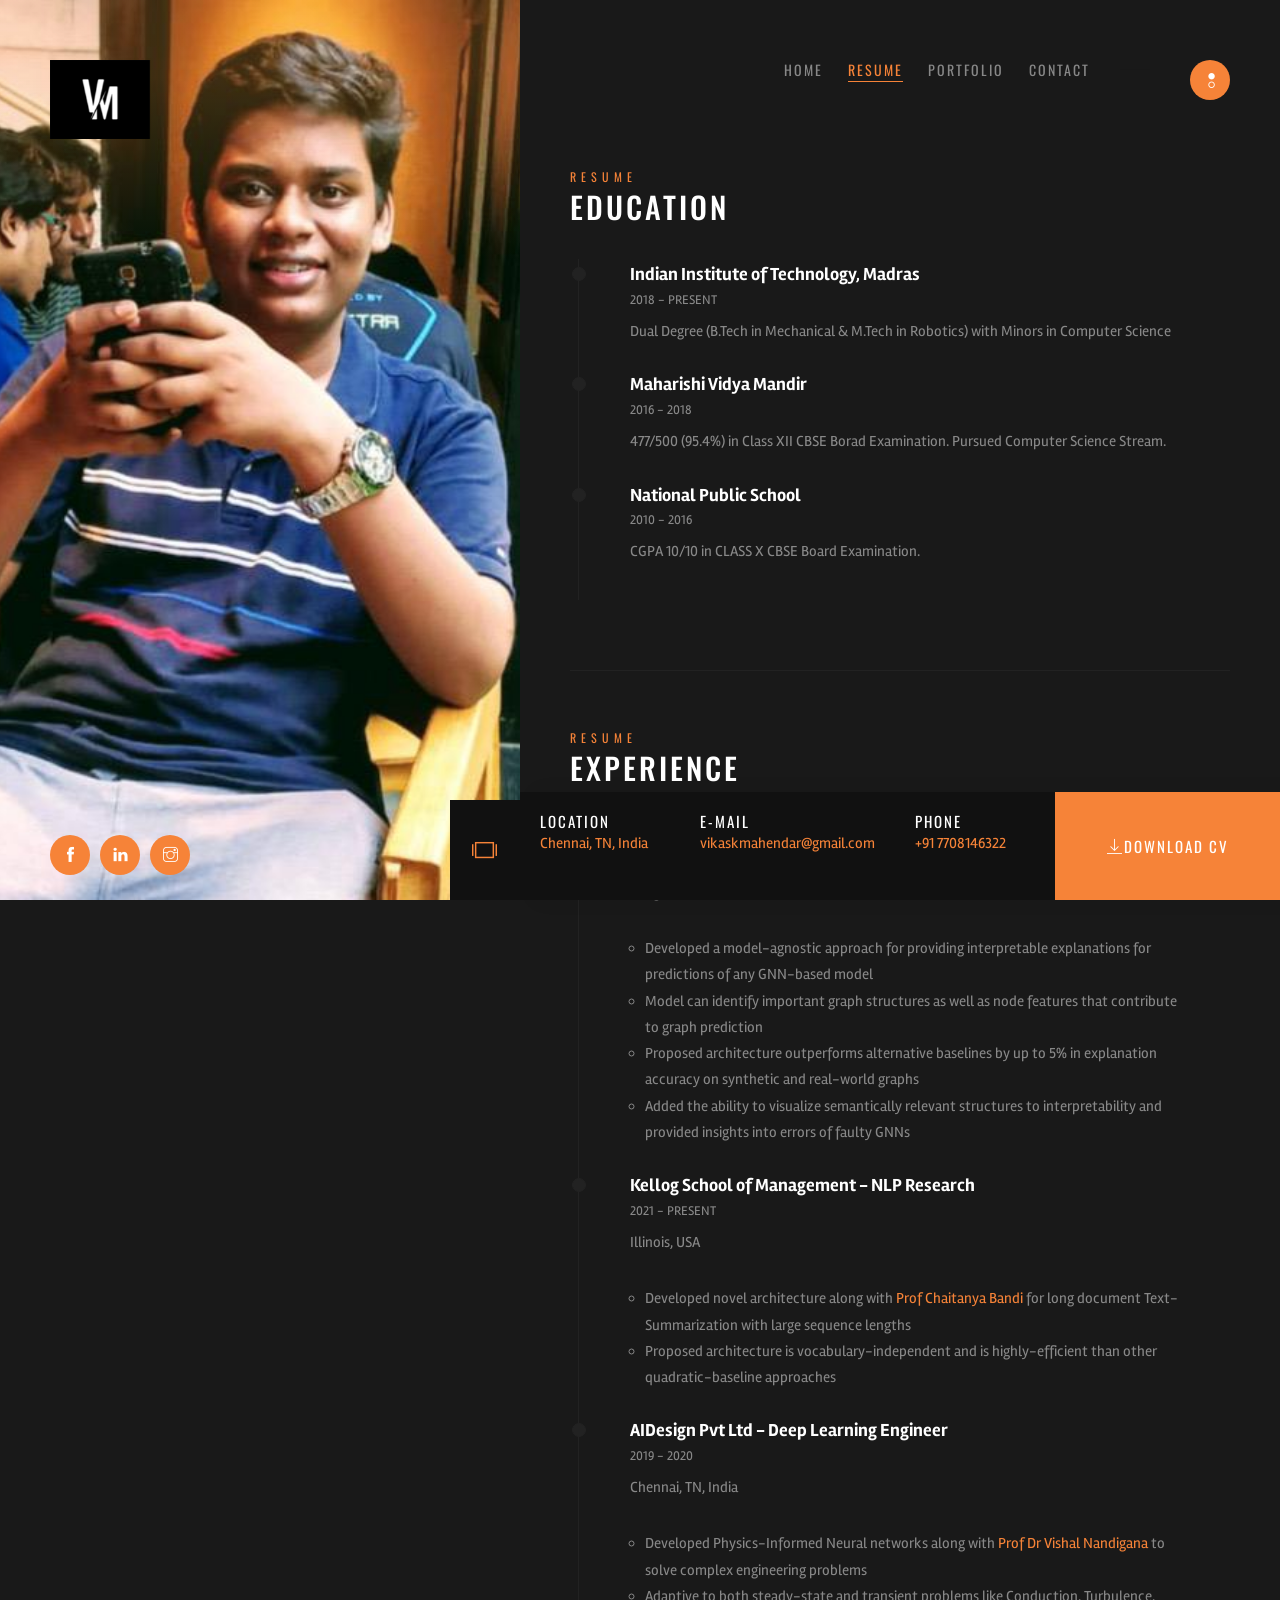
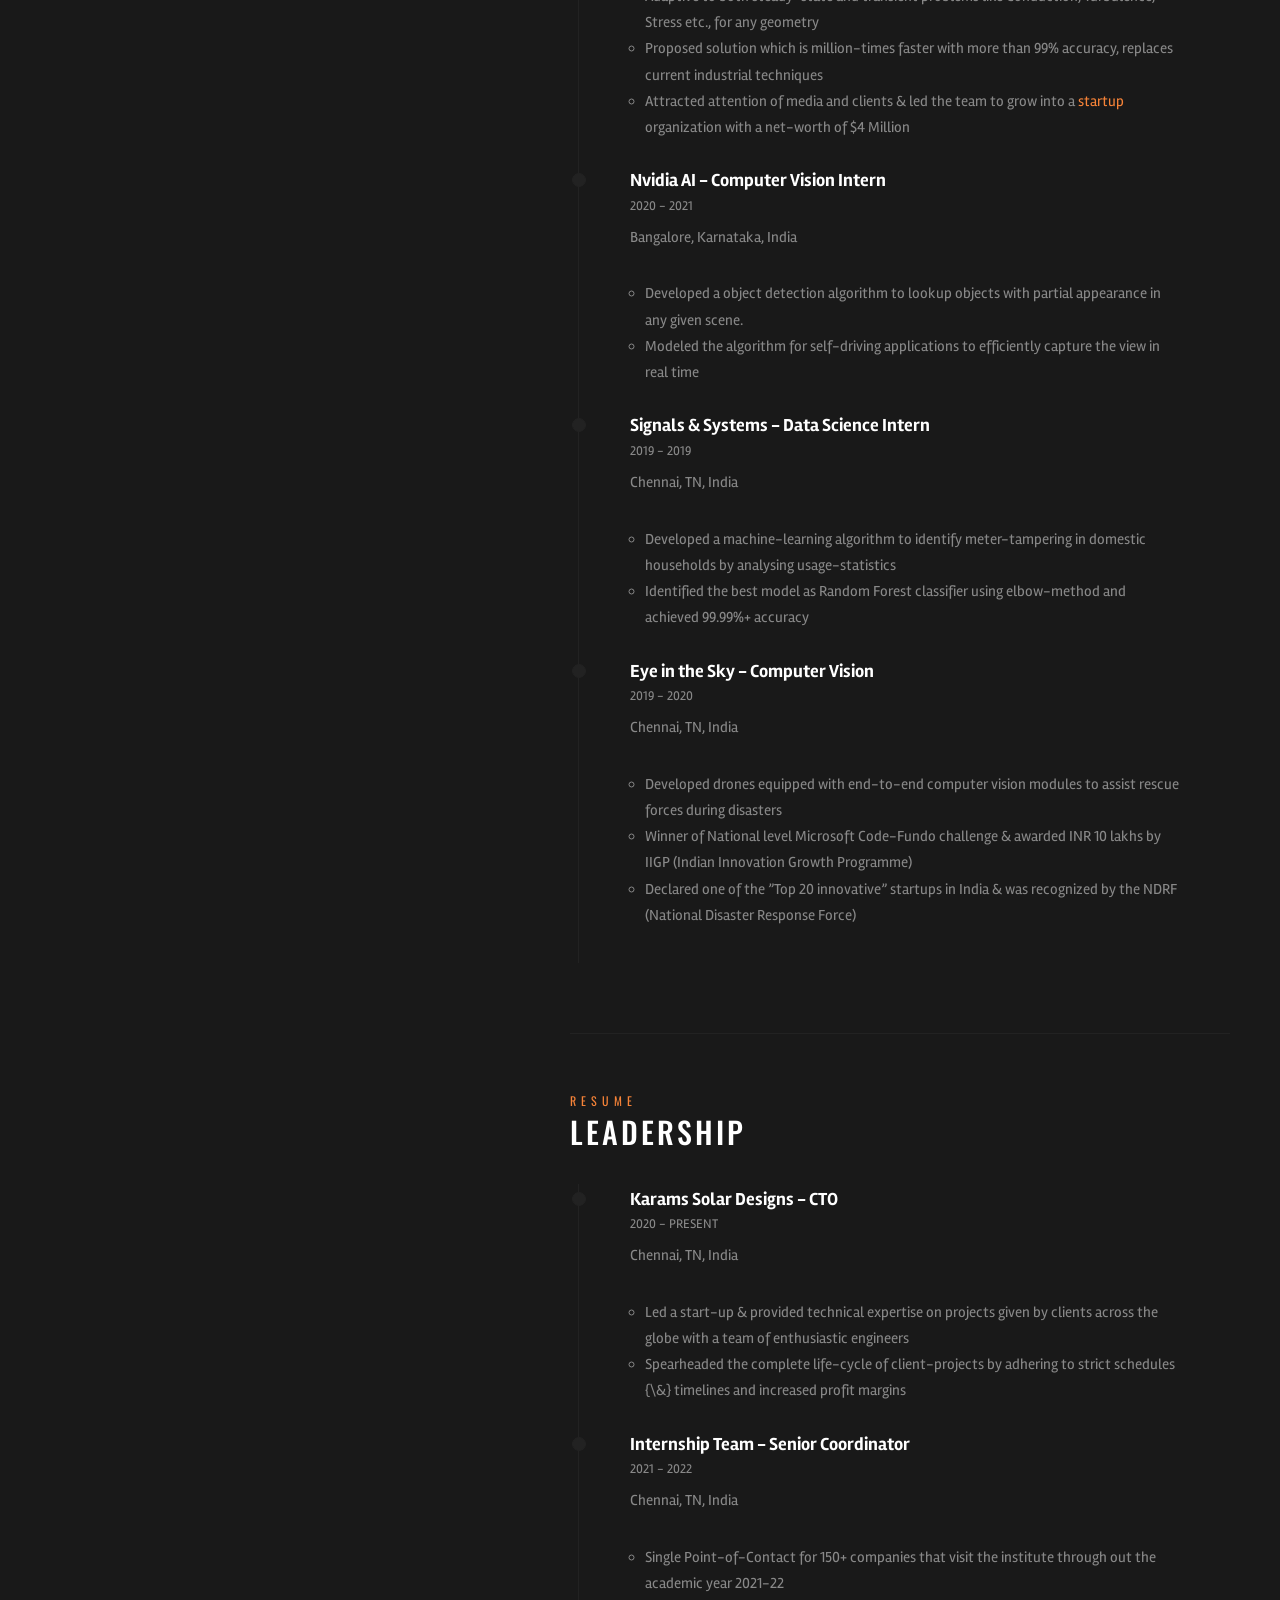
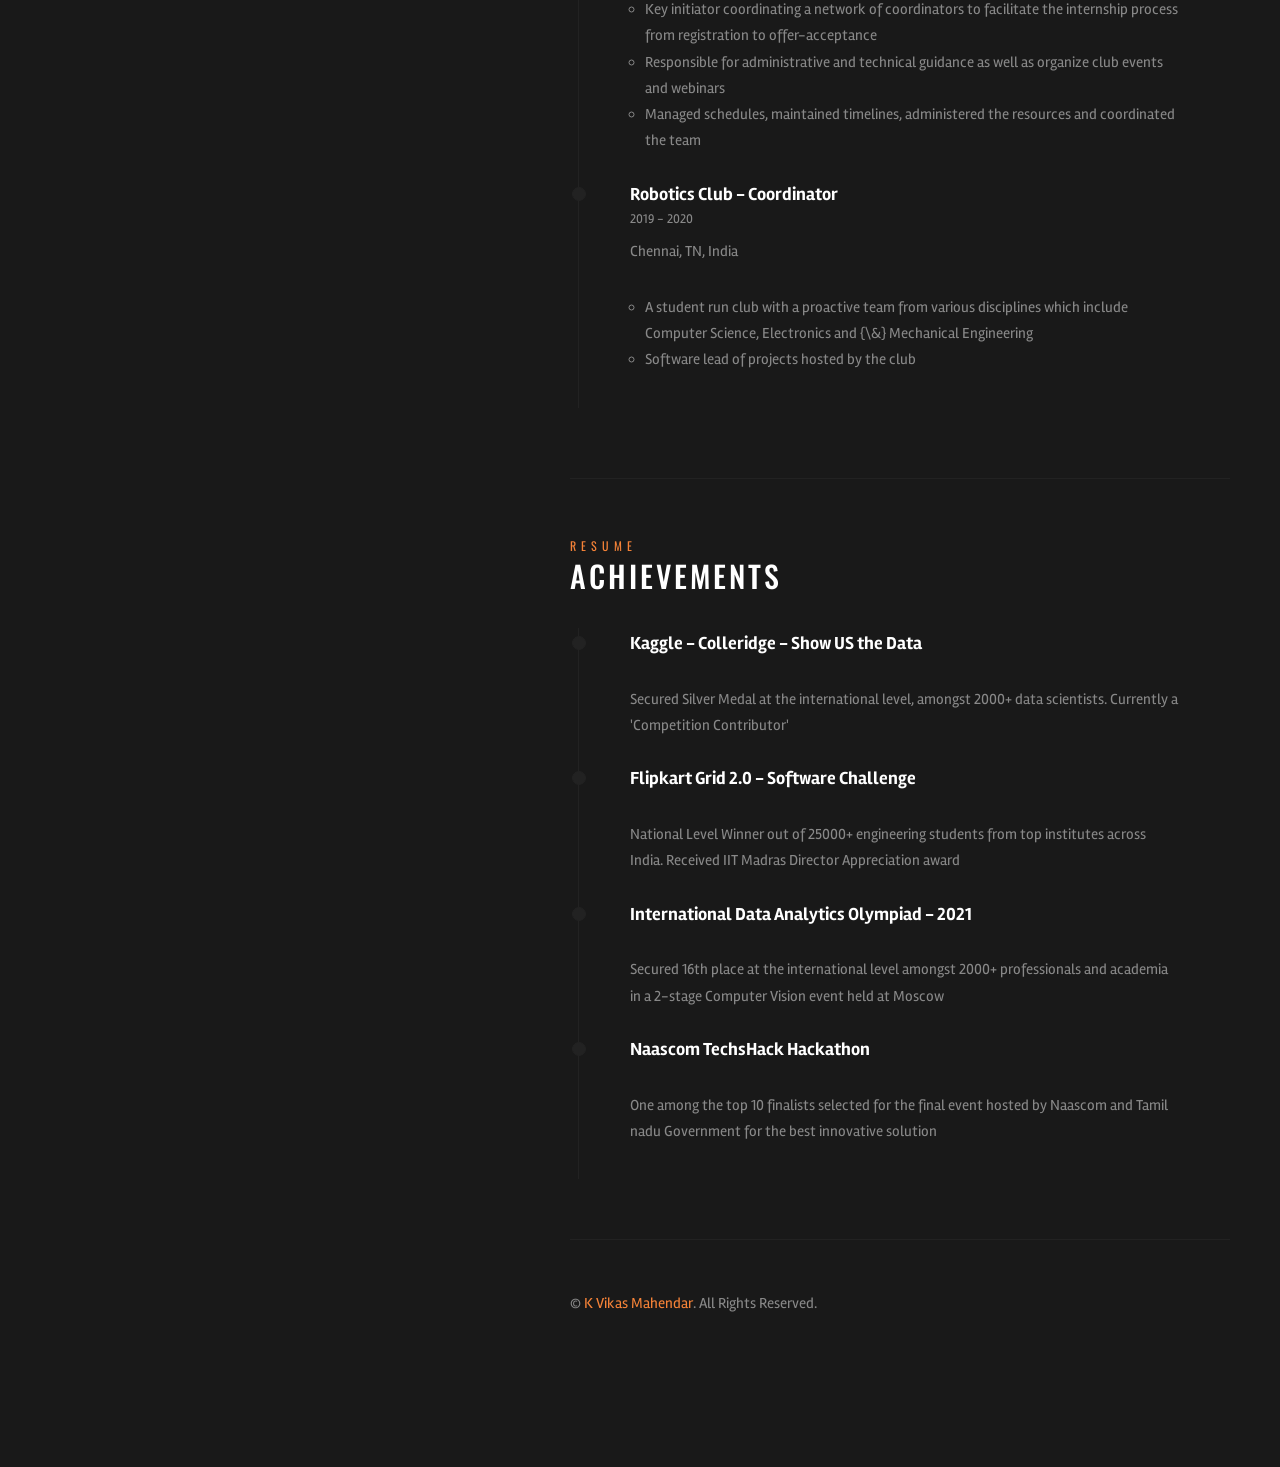
<file: resume.html>
<!doctype html>
<html lang="en" class="no-js">

<head>
    <title>Vikas - Resume</title>
    <meta charset="utf-8">
    <meta name="viewport" content="width=device-width, initial-scale=1, shrink-to-fit=no">
    <link rel="shortcut icon" href="images/favicon.png">
    <link rel="stylesheet" href="assets/css/bootstrap.min.css">
    <link rel="stylesheet" href="assets/css/themify-icons.css">
    <link rel="stylesheet" href="assets/css/owl.carousel.min.css">
    <link rel="stylesheet" href="assets/css/style.css">
    <link rel="stylesheet" href="assets/css/style-animations.css">
    <!-- Global site tag (gtag.js) - Google Analytics -->
    <script async src="https://www.googletagmanager.com/gtag/js?id=UA-144098545-1"></script>
    <script>
      window.dataLayer = window.dataLayer || [];
      function gtag(){dataLayer.push(arguments);}
      gtag('js', new Date());
      gtag('config', 'UA-144098545-1');
    </script>
</head>

<body class="cv has-additional-menu-content">
    <header id="identity">
        <!-- Logo -->
        <div class="logo">
            <a href="index.html" class="logo-link" rel="home"><img src="images/vm-logo.png" class="logo" alt=""></a>
        </div>
    </header>
    <!-- Menu -->
    <div id="site-menu">
        <nav class="nav-menu">
            <ul>
                <li class="menu-item"><a href="index.html">Home</a></li>
                <li class="menu-item current-menu-item"><a href="resume.html">Resume</a></li>
                <li class="menu-item"><a href="portfolio.html">Portfolio</a></li>
                <li class="menu-item"><a href="contact.html">Contact</a></li>
            </ul>
        </nav>
    </div>
    <div class="menu-overlay"></div>
    <div class="site-menu-toggle">
        <a href="single-accomodation.html#site-menu" class="ti"> <span class="screen-reader-text">Toggle navigation</span> </a>
    </div>
    <!-- Social Media -->
    <div id="social-profiles">
        <nav class="social-menu">
            <ul>
                <li class="menu-item"><a href="https://www.facebook.com/profile.php?id=100010038722351" target="_blank"><span class="ti"></span></a></li>
                <li class="menu-item"><a href="https://www.linkedin.com/in/k-vikas-mahendar/" target="_blank"><span class="ti"></span></a></li>
                <li class="menu-item"><a href="https://www.instagram.com/vikasmahendar/" target="_blank"><span class="ti"></span></a></li>
            </ul>
        </nav>
    </div>
    <!-- Media -->
    <div class="hero-media">
        <div class="owl-carousel" data-expand-duration="800">
            <div class="item owl-lazy" data-src="images/Vikas-profile.jpeg"></div>
        </div> <span class="overlay"></span>
    </div>
    <!-- Content -->
    <div class="content-wrap clearfix">
        <div class="mccan page">
            <h3 class="title-small">Resume</h3>
            <h2 class="title">Education</h2>
            <div class="content">
                <div class="grid-container">
                    <div class="grid-column">
                        <ul class="timeline">
                            <li>
                                <div class="timeline-content">
                                    <h4>Indian Institute of Technology, Madras</h4> <span class="timeline-date">2018 - Present</span>
                                    <p>Dual Degree (B.Tech in Mechanical & M.Tech in Robotics) with Minors in Computer Science</p>
                                </div>
                            </li>
                            <li>
                                <div class="timeline-content">
                                    <h4>Maharishi Vidya Mandir</h4> <span class="timeline-date">2016 - 2018</span>
                                    <p>477/500 (95.4%) in Class XII CBSE Borad Examination. Pursued Computer Science Stream.</p>
                                </div>
                            </li>
                            <li>
                                <div class="timeline-content">
                                    <h4>National Public School</h4> <span class="timeline-date">2010 - 2016</span>
                                    <p>CGPA 10/10 in CLASS X CBSE Board Examination.</p>
                                </div>
                            </li>
                        </ul>
                    </div>
                </div>
            </div>
        </div>
        <div class="divider1"></div>
        <div class="mccan page">
            <h3 class="title-small">Resume</h3>
            <h2 class="title">Experience</h2>
            <div class="content">
                <div class="grid-container">
                    <div class="grid-column">
                        <ul class="timeline">
                            <li>
                                <div class="timeline-content">
                                    <h4>IBM AI - Deep Learning Intern</h4> <span class="timeline-date">2021 - Present</span>
                                    <p> Bangalore, Karnataka, India
                                        <ul>
                                            <li>Developed a model-agnostic approach for providing interpretable explanations for predictions of any GNN-based model</li>
                                            <li>Model  can identify important graph structures as well as node features that contribute to graph prediction</li>
                                            <li>Proposed architecture outperforms alternative baselines by up to 5% in explanation accuracy on synthetic and real-world graphs</li>
                                            <li>Added the ability to visualize semantically relevant structures to interpretability and provided insights into errors of faulty GNNs</li>
                                          </ul>
                                    </p>
                                </div>
                            </li>
                            <li>
                                <div class="timeline-content">
                                    <h4>Kellog School of Management - NLP Research</h4> <span class="timeline-date">2021 - Present</span>
                                    <p> Illinois, USA
                                        <ul>
                                            <li>Developed novel architecture along with  <a href="https://www.kellogg.northwestern.edu/faculty/bandi/index.htm" target='_blank'>Prof Chaitanya Bandi</a> for long document Text-Summarization with large sequence lengths</li>
                                            <li>Proposed architecture is vocabulary-independent and is highly-efficient than other quadratic-baseline approaches</li>
                                        </ul>
                                    </p>
                                    
                                </div>
                            </li>
                            <li>
                                <div class="timeline-content">
                                    <h4>AIDesign Pvt Ltd - Deep Learning Engineer</h4> <span class="timeline-date">2019 - 2020</span>
                                    <p> Chennai, TN, India
                                        <ul>
                                            <li>Developed Physics-Informed Neural networks along with <a href="https://mech.iitm.ac.in/meiitm/personnal/dr-vishal-v-r-nandigana/" target='_blank'>Prof Dr Vishal Nandigana</a> to solve complex engineering problems  </li>
                                            <li>Adaptive to both steady-state and transient problems like Conduction, Turbulence, Stress etc., for any geometry</li>
                                            <li>Proposed solution which is million-times faster with more than 99% accuracy, replaces current industrial techniques</li>
                                            <li>Attracted attention of media and clients & led the team to grow into a <a href="https://aidesign.today/" target='_blank'>startup</a> organization with a net-worth of $4 Million</li>
                                        </ul>
                                    </p>
                                </div>
                            </li>
                            <li>
                                <div class="timeline-content">
                                    <h4>Nvidia AI - Computer Vision Intern</h4> <span class="timeline-date">2020 - 2021</span>
                                    <p> Bangalore, Karnataka, India
                                        <ul>
                                            <li>Developed a object detection algorithm to lookup objects with partial appearance in any given scene. </li>
                                            <li>Modeled the algorithm for self-driving applications to efficiently capture the view in real time</li>
                                        </ul>
                                    </p>
                                </div>
                            </li>
                            <li>
                                <div class="timeline-content">
                                    <h4>Signals & Systems - Data Science Intern</h4> <span class="timeline-date">2019 - 2019</span>
                                    <p> Chennai, TN, India
                                        <ul>
                                            <li>Developed a machine-learning algorithm to identify meter-tampering in domestic households by analysing usage-statistics</li>
                                            <li>Identified the best model as Random Forest classifier using elbow-method and achieved 99.99%+ accuracy</li>
                                        </ul>
                                    </p>
                                </div>
                            </li>
                            <li>
                                <div class="timeline-content">
                                    <h4>Eye in the Sky - Computer Vision</h4> <span class="timeline-date">2019 - 2020</span>
                                    <p> Chennai, TN, India
                                        <ul>
                                            <li>Developed drones equipped with end-to-end computer vision modules to assist rescue forces during disasters</li>
                                            <li>Winner of National level Microsoft Code-Fundo challenge & awarded INR 10 lakhs by IIGP (Indian Innovation Growth Programme)</li>
                                            <li>Declared one of the ”Top 20 innovative” startups in India & was recognized by the NDRF (National Disaster Response Force)</li>
                                        </ul>
                                    </p>
                                </div>
                            </li>
                        </ul>
                    </div>
                </div>
            </div>
        </div>
        <div class="divider1"></div>
        <div class="mccan page">
            <h3 class="title-small">Resume</h3>
            <h2 class="title">Leadership</h2>
            <div class="content">
                <div class="grid-container">
                    <div class="grid-column">
                        <ul class="timeline">
                            <li>
                                <div class="timeline-content">
                                    <h4>Karams Solar Designs - CTO</h4> <span class="timeline-date">2020 - Present</span>
                                    <p> Chennai, TN, India
                                        <ul>
                                            <li>Led a start-up & provided technical expertise on projects given by clients across the globe with a team of enthusiastic engineers</li>
                                            <li>Spearheaded the complete life-cycle of client-projects by adhering to strict schedules {\&} timelines and increased profit margins</li>
                                        </ul>
                                    </p>
                                </div>
                            </li>
                            <li>
                                <div class="timeline-content">
                                    <h4>Internship Team - Senior Coordinator</h4> <span class="timeline-date">2021 - 2022</span>
                                    <p> Chennai, TN, India
                                        <ul>
                                            <li>Single Point-of-Contact for 150+ companies that visit the institute through out the academic year 2021-22</li>
                                            <li>Key initiator coordinating a network of coordinators to facilitate the internship process from registration to offer-acceptance</li>
                                            <li>Responsible for administrative and technical guidance as well as organize club events and webinars</li>
                                            <li>Managed schedules, maintained timelines, administered the resources and coordinated the team</li>
                                        </ul>
                                    </p>
                                </div>
                            </li>
                            <li>
                                <div class="timeline-content">
                                    <h4>Robotics Club - Coordinator</h4> <span class="timeline-date">2019 - 2020</span>
                                    <p> Chennai, TN, India
                                        <ul>
                                            <li>A student run club with a proactive team from various disciplines which include Computer Science, Electronics and {\&} Mechanical Engineering</li>
                                            <li>Software lead of projects hosted by the club</li>
                                        </ul>
                                    </p>
                                </div>
                            </li>
                        </ul>
                    </div>
                </div>
            </div>
        </div>
        <div class="divider1"></div>
        <div class="mccan page">
            <h3 class="title-small">Resume</h3>
            <h2 class="title">Achievements</h2>
            <div class="content">
                <div class="grid-container">
                    <div class="grid-column">
                        <ul class="timeline">
                            <li>
                                <div class="timeline-content">
                                    <h4>Kaggle - Colleridge - Show US the Data</h4> <span class="timeline-date"></span>
                                    <p>Secured Silver Medal at the international level, amongst 2000+ data scientists. Currently a 'Competition Contributor'</p>
                                </div>
                            </li>
                            <li>
                                <div class="timeline-content">
                                    <h4>Flipkart Grid 2.0 - Software Challenge</h4> <span class="timeline-date"></span>
                                    <p>National Level Winner out of 25000+ engineering students from top institutes across India. Received IIT Madras Director Appreciation award</p>
                                </div>
                            </li>
                            <li>
                                <div class="timeline-content">
                                    <h4>International Data Analytics Olympiad - 2021</h4> <span class="timeline-date"></span>
                                    <p>Secured 16th place at the international level amongst 2000+ professionals and academia in a 2-stage Computer Vision event held at Moscow</p>
                                </div>
                            </li>
                            <li>
                                <div class="timeline-content">
                                    <h4>Naascom TechsHack Hackathon</h4> <span class="timeline-date"></span>
                                    <p>One among the top 10 finalists selected for the final event hosted by Naascom and Tamil nadu Government for the best innovative solution</p>
                                </div>
                            </li>
                        </ul>
                    </div>
                </div>
            </div>
        </div>
        <!-- Copyright -->
        <div class="copyright">
            <p>&copy; <a href="index.html">K Vikas Mahendar</a>. All Rights Reserved.</p>
        </div>
    </div>
    <!-- Hidden Menu -->
    <div class="additional-menu-content">
        <h3 class="title-small">Leader / Deep Learning / Developer</h3>
        <h2 class="title">K Vikas Mahendar</h2> <img src="images/Vikas-profile.jpeg" alt="">
        <p>Hi, My name is Vikas. This is my personal portfolio wherein all my experience & accomplishments can be viewed. </p>
        <div class="divider2"></div>
    </div>
    <!-- My Info -->
    <div class="my-info">
        <div class="box">
            <div class="field field-my-info field-separator">
                <h6>Location</h6>
                <p>Chennai, TN, India</p>
            </div>
            <div class="field field-my-info field-separator">
                <h6>E-Mail</h6>
                <p>vikaskmahendar@gmail.com</p>
            </div>
            <div class="field field-my-info field-separator">
                <h6>Phone</h6>
                <p>+91 7708146322</p>
            </div>
            <div class="clear"></div>
            <a href="K_Vikas_Mahendar.pdf" style="width:100%" target="_blank"><button class="button-color"><span class="ti-download"></span>DOWNLOAD CV</button></a>
        </div>
    </div>
    <!-- Js -->
    <script src="assets/js/jquery-3.3.1.min.js"></script>
    <script src="assets/js/modernizr-custom.js"></script>
    <script src="assets/js/owl-carousel.min.js"></script>
    <script src="assets/js/functions.js"></script>
</body>
</html>
</file>
<file: assets/css/themify-icons.css>
@font-face {
	font-family: 'themify';
	src:url('../fonts/themify.eot');
	src:url('../fonts/themify.eot?#iefix') format('embedded-opentype'),
		url('../fonts/themify.woff') format('woff'),
		url('../fonts/themify.ttf') format('truetype'),
		url('../fonts/themify.svg') format('svg');
	font-weight: normal;
	font-style: normal;
}

[class^="ti-"], [class*=" ti-"] {
	font-family: 'themify';
	speak: none;
	font-style: normal;
	font-weight: normal;
	font-variant: normal;
	text-transform: none;
	line-height: 1;

	/* Better Font Rendering =========== */
	-webkit-font-smoothing: antialiased;
	-moz-osx-font-smoothing: grayscale;
}

.ti-wand:before {
	content: "\e600";
}
.ti-volume:before {
	content: "\e601";
}
.ti-user:before {
	content: "\e602";
}
.ti-unlock:before {
	content: "\e603";
}
.ti-unlink:before {
	content: "\e604";
}
.ti-trash:before {
	content: "\e605";
}
.ti-thought:before {
	content: "\e606";
}
.ti-target:before {
	content: "\e607";
}
.ti-tag:before {
	content: "\e608";
}
.ti-tablet:before {
	content: "\e609";
}
.ti-star:before {
	content: "\e60a";
}
.ti-spray:before {
	content: "\e60b";
}
.ti-signal:before {
	content: "\e60c";
}
.ti-shopping-cart:before {
	content: "\e60d";
}
.ti-shopping-cart-full:before {
	content: "\e60e";
}
.ti-settings:before {
	content: "\e60f";
}
.ti-search:before {
	content: "\e610";
}
.ti-zoom-in:before {
	content: "\e611";
}
.ti-zoom-out:before {
	content: "\e612";
}
.ti-cut:before {
	content: "\e613";
}
.ti-ruler:before {
	content: "\e614";
}
.ti-ruler-pencil:before {
	content: "\e615";
}
.ti-ruler-alt:before {
	content: "\e616";
}
.ti-bookmark:before {
	content: "\e617";
}
.ti-bookmark-alt:before {
	content: "\e618";
}
.ti-reload:before {
	content: "\e619";
}
.ti-plus:before {
	content: "\e61a";
}
.ti-pin:before {
	content: "\e61b";
}
.ti-pencil:before {
	content: "\e61c";
}
.ti-pencil-alt:before {
	content: "\e61d";
}
.ti-paint-roller:before {
	content: "\e61e";
}
.ti-paint-bucket:before {
	content: "\e61f";
}
.ti-na:before {
	content: "\e620";
}
.ti-mobile:before {
	content: "\e621";
}
.ti-minus:before {
	content: "\e622";
}
.ti-medall:before {
	content: "\e623";
}
.ti-medall-alt:before {
	content: "\e624";
}
.ti-marker:before {
	content: "\e625";
}
.ti-marker-alt:before {
	content: "\e626";
}
.ti-arrow-up:before {
	content: "\e627";
}
.ti-arrow-right:before {
	content: "\e628";
}
.ti-arrow-left:before {
	content: "\e629";
}
.ti-arrow-down:before {
	content: "\e62a";
}
.ti-lock:before {
	content: "\e62b";
}
.ti-location-arrow:before {
	content: "\e62c";
}
.ti-link:before {
	content: "\e62d";
}
.ti-layout:before {
	content: "\e62e";
}
.ti-layers:before {
	content: "\e62f";
}
.ti-layers-alt:before {
	content: "\e630";
}
.ti-key:before {
	content: "\e631";
}
.ti-import:before {
	content: "\e632";
}
.ti-image:before {
	content: "\e633";
}
.ti-heart:before {
	content: "\e634";
}
.ti-heart-broken:before {
	content: "\e635";
}
.ti-hand-stop:before {
	content: "\e636";
}
.ti-hand-open:before {
	content: "\e637";
}
.ti-hand-drag:before {
	content: "\e638";
}
.ti-folder:before {
	content: "\e639";
}
.ti-flag:before {
	content: "\e63a";
}
.ti-flag-alt:before {
	content: "\e63b";
}
.ti-flag-alt-2:before {
	content: "\e63c";
}
.ti-eye:before {
	content: "\e63d";
}
.ti-export:before {
	content: "\e63e";
}
.ti-exchange-vertical:before {
	content: "\e63f";
}
.ti-desktop:before {
	content: "\e640";
}
.ti-cup:before {
	content: "\e641";
}
.ti-crown:before {
	content: "\e642";
}
.ti-comments:before {
	content: "\e643";
}
.ti-comment:before {
	content: "\e644";
}
.ti-comment-alt:before {
	content: "\e645";
}
.ti-close:before {
	content: "\e646";
}
.ti-clip:before {
	content: "\e647";
}
.ti-angle-up:before {
	content: "\e648";
}
.ti-angle-right:before {
	content: "\e649";
}
.ti-angle-left:before {
	content: "\e64a";
}
.ti-angle-down:before {
	content: "\e64b";
}
.ti-check:before {
	content: "\e64c";
}
.ti-check-box:before {
	content: "\e64d";
}
.ti-camera:before {
	content: "\e64e";
}
.ti-announcement:before {
	content: "\e64f";
}
.ti-brush:before {
	content: "\e650";
}
.ti-briefcase:before {
	content: "\e651";
}
.ti-bolt:before {
	content: "\e652";
}
.ti-bolt-alt:before {
	content: "\e653";
}
.ti-blackboard:before {
	content: "\e654";
}
.ti-bag:before {
	content: "\e655";
}
.ti-move:before {
	content: "\e656";
}
.ti-arrows-vertical:before {
	content: "\e657";
}
.ti-arrows-horizontal:before {
	content: "\e658";
}
.ti-fullscreen:before {
	content: "\e659";
}
.ti-arrow-top-right:before {
	content: "\e65a";
}
.ti-arrow-top-left:before {
	content: "\e65b";
}
.ti-arrow-circle-up:before {
	content: "\e65c";
}
.ti-arrow-circle-right:before {
	content: "\e65d";
}
.ti-arrow-circle-left:before {
	content: "\e65e";
}
.ti-arrow-circle-down:before {
	content: "\e65f";
}
.ti-angle-double-up:before {
	content: "\e660";
}
.ti-angle-double-right:before {
	content: "\e661";
}
.ti-angle-double-left:before {
	content: "\e662";
}
.ti-angle-double-down:before {
	content: "\e663";
}
.ti-zip:before {
	content: "\e664";
}
.ti-world:before {
	content: "\e665";
}
.ti-wheelchair:before {
	content: "\e666";
}
.ti-view-list:before {
	content: "\e667";
}
.ti-view-list-alt:before {
	content: "\e668";
}
.ti-view-grid:before {
	content: "\e669";
}
.ti-uppercase:before {
	content: "\e66a";
}
.ti-upload:before {
	content: "\e66b";
}
.ti-underline:before {
	content: "\e66c";
}
.ti-truck:before {
	content: "\e66d";
}
.ti-timer:before {
	content: "\e66e";
}
.ti-ticket:before {
	content: "\e66f";
}
.ti-thumb-up:before {
	content: "\e670";
}
.ti-thumb-down:before {
	content: "\e671";
}
.ti-text:before {
	content: "\e672";
}
.ti-stats-up:before {
	content: "\e673";
}
.ti-stats-down:before {
	content: "\e674";
}
.ti-split-v:before {
	content: "\e675";
}
.ti-split-h:before {
	content: "\e676";
}
.ti-smallcap:before {
	content: "\e677";
}
.ti-shine:before {
	content: "\e678";
}
.ti-shift-right:before {
	content: "\e679";
}
.ti-shift-left:before {
	content: "\e67a";
}
.ti-shield:before {
	content: "\e67b";
}
.ti-notepad:before {
	content: "\e67c";
}
.ti-server:before {
	content: "\e67d";
}
.ti-quote-right:before {
	content: "\e67e";
}
.ti-quote-left:before {
	content: "\e67f";
}
.ti-pulse:before {
	content: "\e680";
}
.ti-printer:before {
	content: "\e681";
}
.ti-power-off:before {
	content: "\e682";
}
.ti-plug:before {
	content: "\e683";
}
.ti-pie-chart:before {
	content: "\e684";
}
.ti-paragraph:before {
	content: "\e685";
}
.ti-panel:before {
	content: "\e686";
}
.ti-package:before {
	content: "\e687";
}
.ti-music:before {
	content: "\e688";
}
.ti-music-alt:before {
	content: "\e689";
}
.ti-mouse:before {
	content: "\e68a";
}
.ti-mouse-alt:before {
	content: "\e68b";
}
.ti-money:before {
	content: "\e68c";
}
.ti-microphone:before {
	content: "\e68d";
}
.ti-menu:before {
	content: "\e68e";
}
.ti-menu-alt:before {
	content: "\e68f";
}
.ti-map:before {
	content: "\e690";
}
.ti-map-alt:before {
	content: "\e691";
}
.ti-loop:before {
	content: "\e692";
}
.ti-location-pin:before {
	content: "\e693";
}
.ti-list:before {
	content: "\e694";
}
.ti-light-bulb:before {
	content: "\e695";
}
.ti-Italic:before {
	content: "\e696";
}
.ti-info:before {
	content: "\e697";
}
.ti-infinite:before {
	content: "\e698";
}
.ti-id-badge:before {
	content: "\e699";
}
.ti-hummer:before {
	content: "\e69a";
}
.ti-home:before {
	content: "\e69b";
}
.ti-help:before {
	content: "\e69c";
}
.ti-headphone:before {
	content: "\e69d";
}
.ti-harddrives:before {
	content: "\e69e";
}
.ti-harddrive:before {
	content: "\e69f";
}
.ti-gift:before {
	content: "\e6a0";
}
.ti-game:before {
	content: "\e6a1";
}
.ti-filter:before {
	content: "\e6a2";
}
.ti-files:before {
	content: "\e6a3";
}
.ti-file:before {
	content: "\e6a4";
}
.ti-eraser:before {
	content: "\e6a5";
}
.ti-envelope:before {
	content: "\e6a6";
}
.ti-download:before {
	content: "\e6a7";
}
.ti-direction:before {
	content: "\e6a8";
}
.ti-direction-alt:before {
	content: "\e6a9";
}
.ti-dashboard:before {
	content: "\e6aa";
}
.ti-control-stop:before {
	content: "\e6ab";
}
.ti-control-shuffle:before {
	content: "\e6ac";
}
.ti-control-play:before {
	content: "\e6ad";
}
.ti-control-pause:before {
	content: "\e6ae";
}
.ti-control-forward:before {
	content: "\e6af";
}
.ti-control-backward:before {
	content: "\e6b0";
}
.ti-cloud:before {
	content: "\e6b1";
}
.ti-cloud-up:before {
	content: "\e6b2";
}
.ti-cloud-down:before {
	content: "\e6b3";
}
.ti-clipboard:before {
	content: "\e6b4";
}
.ti-car:before {
	content: "\e6b5";
}
.ti-calendar:before {
	content: "\e6b6";
}
.ti-book:before {
	content: "\e6b7";
}
.ti-bell:before {
	content: "\e6b8";
}
.ti-basketball:before {
	content: "\e6b9";
}
.ti-bar-chart:before {
	content: "\e6ba";
}
.ti-bar-chart-alt:before {
	content: "\e6bb";
}
.ti-back-right:before {
	content: "\e6bc";
}
.ti-back-left:before {
	content: "\e6bd";
}
.ti-arrows-corner:before {
	content: "\e6be";
}
.ti-archive:before {
	content: "\e6bf";
}
.ti-anchor:before {
	content: "\e6c0";
}
.ti-align-right:before {
	content: "\e6c1";
}
.ti-align-left:before {
	content: "\e6c2";
}
.ti-align-justify:before {
	content: "\e6c3";
}
.ti-align-center:before {
	content: "\e6c4";
}
.ti-alert:before {
	content: "\e6c5";
}
.ti-alarm-clock:before {
	content: "\e6c6";
}
.ti-agenda:before {
	content: "\e6c7";
}
.ti-write:before {
	content: "\e6c8";
}
.ti-window:before {
	content: "\e6c9";
}
.ti-widgetized:before {
	content: "\e6ca";
}
.ti-widget:before {
	content: "\e6cb";
}
.ti-widget-alt:before {
	content: "\e6cc";
}
.ti-wallet:before {
	content: "\e6cd";
}
.ti-video-clapper:before {
	content: "\e6ce";
}
.ti-video-camera:before {
	content: "\e6cf";
}
.ti-vector:before {
	content: "\e6d0";
}
.ti-themify-logo:before {
	content: "\e6d1";
}
.ti-themify-favicon:before {
	content: "\e6d2";
}
.ti-themify-favicon-alt:before {
	content: "\e6d3";
}
.ti-support:before {
	content: "\e6d4";
}
.ti-stamp:before {
	content: "\e6d5";
}
.ti-split-v-alt:before {
	content: "\e6d6";
}
.ti-slice:before {
	content: "\e6d7";
}
.ti-shortcode:before {
	content: "\e6d8";
}
.ti-shift-right-alt:before {
	content: "\e6d9";
}
.ti-shift-left-alt:before {
	content: "\e6da";
}
.ti-ruler-alt-2:before {
	content: "\e6db";
}
.ti-receipt:before {
	content: "\e6dc";
}
.ti-pin2:before {
	content: "\e6dd";
}
.ti-pin-alt:before {
	content: "\e6de";
}
.ti-pencil-alt2:before {
	content: "\e6df";
}
.ti-palette:before {
	content: "\e6e0";
}
.ti-more:before {
	content: "\e6e1";
}
.ti-more-alt:before {
	content: "\e6e2";
}
.ti-microphone-alt:before {
	content: "\e6e3";
}
.ti-magnet:before {
	content: "\e6e4";
}
.ti-line-double:before {
	content: "\e6e5";
}
.ti-line-dotted:before {
	content: "\e6e6";
}
.ti-line-dashed:before {
	content: "\e6e7";
}
.ti-layout-width-full:before {
	content: "\e6e8";
}
.ti-layout-width-default:before {
	content: "\e6e9";
}
.ti-layout-width-default-alt:before {
	content: "\e6ea";
}
.ti-layout-tab:before {
	content: "\e6eb";
}
.ti-layout-tab-window:before {
	content: "\e6ec";
}
.ti-layout-tab-v:before {
	content: "\e6ed";
}
.ti-layout-tab-min:before {
	content: "\e6ee";
}
.ti-layout-slider:before {
	content: "\e6ef";
}
.ti-layout-slider-alt:before {
	content: "\e6f0";
}
.ti-layout-sidebar-right:before {
	content: "\e6f1";
}
.ti-layout-sidebar-none:before {
	content: "\e6f2";
}
.ti-layout-sidebar-left:before {
	content: "\e6f3";
}
.ti-layout-placeholder:before {
	content: "\e6f4";
}
.ti-layout-menu:before {
	content: "\e6f5";
}
.ti-layout-menu-v:before {
	content: "\e6f6";
}
.ti-layout-menu-separated:before {
	content: "\e6f7";
}
.ti-layout-menu-full:before {
	content: "\e6f8";
}
.ti-layout-media-right-alt:before {
	content: "\e6f9";
}
.ti-layout-media-right:before {
	content: "\e6fa";
}
.ti-layout-media-overlay:before {
	content: "\e6fb";
}
.ti-layout-media-overlay-alt:before {
	content: "\e6fc";
}
.ti-layout-media-overlay-alt-2:before {
	content: "\e6fd";
}
.ti-layout-media-left-alt:before {
	content: "\e6fe";
}
.ti-layout-media-left:before {
	content: "\e6ff";
}
.ti-layout-media-center-alt:before {
	content: "\e700";
}
.ti-layout-media-center:before {
	content: "\e701";
}
.ti-layout-list-thumb:before {
	content: "\e702";
}
.ti-layout-list-thumb-alt:before {
	content: "\e703";
}
.ti-layout-list-post:before {
	content: "\e704";
}
.ti-layout-list-large-image:before {
	content: "\e705";
}
.ti-layout-line-solid:before {
	content: "\e706";
}
.ti-layout-grid4:before {
	content: "\e707";
}
.ti-layout-grid3:before {
	content: "\e708";
}
.ti-layout-grid2:before {
	content: "\e709";
}
.ti-layout-grid2-thumb:before {
	content: "\e70a";
}
.ti-layout-cta-right:before {
	content: "\e70b";
}
.ti-layout-cta-left:before {
	content: "\e70c";
}
.ti-layout-cta-center:before {
	content: "\e70d";
}
.ti-layout-cta-btn-right:before {
	content: "\e70e";
}
.ti-layout-cta-btn-left:before {
	content: "\e70f";
}
.ti-layout-column4:before {
	content: "\e710";
}
.ti-layout-column3:before {
	content: "\e711";
}
.ti-layout-column2:before {
	content: "\e712";
}
.ti-layout-accordion-separated:before {
	content: "\e713";
}
.ti-layout-accordion-merged:before {
	content: "\e714";
}
.ti-layout-accordion-list:before {
	content: "\e715";
}
.ti-ink-pen:before {
	content: "\e716";
}
.ti-info-alt:before {
	content: "\e717";
}
.ti-help-alt:before {
	content: "\e718";
}
.ti-headphone-alt:before {
	content: "\e719";
}
.ti-hand-point-up:before {
	content: "\e71a";
}
.ti-hand-point-right:before {
	content: "\e71b";
}
.ti-hand-point-left:before {
	content: "\e71c";
}
.ti-hand-point-down:before {
	content: "\e71d";
}
.ti-gallery:before {
	content: "\e71e";
}
.ti-face-smile:before {
	content: "\e71f";
}
.ti-face-sad:before {
	content: "\e720";
}
.ti-credit-card:before {
	content: "\e721";
}
.ti-control-skip-forward:before {
	content: "\e722";
}
.ti-control-skip-backward:before {
	content: "\e723";
}
.ti-control-record:before {
	content: "\e724";
}
.ti-control-eject:before {
	content: "\e725";
}
.ti-comments-smiley:before {
	content: "\e726";
}
.ti-brush-alt:before {
	content: "\e727";
}
.ti-youtube:before {
	content: "\e728";
}
.ti-vimeo:before {
	content: "\e729";
}
.ti-twitter:before {
	content: "\e72a";
}
.ti-time:before {
	content: "\e72b";
}
.ti-tumblr:before {
	content: "\e72c";
}
.ti-skype:before {
	content: "\e72d";
}
.ti-share:before {
	content: "\e72e";
}
.ti-share-alt:before {
	content: "\e72f";
}
.ti-rocket:before {
	content: "\e730";
}
.ti-pinterest:before {
	content: "\e731";
}
.ti-new-window:before {
	content: "\e732";
}
.ti-microsoft:before {
	content: "\e733";
}
.ti-list-ol:before {
	content: "\e734";
}
.ti-linkedin:before {
	content: "\e735";
}
.ti-layout-sidebar-2:before {
	content: "\e736";
}
.ti-layout-grid4-alt:before {
	content: "\e737";
}
.ti-layout-grid3-alt:before {
	content: "\e738";
}
.ti-layout-grid2-alt:before {
	content: "\e739";
}
.ti-layout-column4-alt:before {
	content: "\e73a";
}
.ti-layout-column3-alt:before {
	content: "\e73b";
}
.ti-layout-column2-alt:before {
	content: "\e73c";
}
.ti-instagram:before {
	content: "\e73d";
}
.ti-google:before {
	content: "\e73e";
}
.ti-github:before {
	content: "\e73f";
}
.ti-flickr:before {
	content: "\e740";
}
.ti-facebook:before {
	content: "\e741";
}
.ti-dropbox:before {
	content: "\e742";
}
.ti-dribbble:before {
	content: "\e743";
}
.ti-apple:before {
	content: "\e744";
}
.ti-android:before {
	content: "\e745";
}
.ti-save:before {
	content: "\e746";
}
.ti-save-alt:before {
	content: "\e747";
}
.ti-yahoo:before {
	content: "\e748";
}
.ti-wordpress:before {
	content: "\e749";
}
.ti-vimeo-alt:before {
	content: "\e74a";
}
.ti-twitter-alt:before {
	content: "\e74b";
}
.ti-tumblr-alt:before {
	content: "\e74c";
}
.ti-trello:before {
	content: "\e74d";
}
.ti-stack-overflow:before {
	content: "\e74e";
}
.ti-soundcloud:before {
	content: "\e74f";
}
.ti-sharethis:before {
	content: "\e750";
}
.ti-sharethis-alt:before {
	content: "\e751";
}
.ti-reddit:before {
	content: "\e752";
}
.ti-pinterest-alt:before {
	content: "\e753";
}
.ti-microsoft-alt:before {
	content: "\e754";
}
.ti-linux:before {
	content: "\e755";
}
.ti-jsfiddle:before {
	content: "\e756";
}
.ti-joomla:before {
	content: "\e757";
}
.ti-html5:before {
	content: "\e758";
}
.ti-flickr-alt:before {
	content: "\e759";
}
.ti-email:before {
	content: "\e75a";
}
.ti-drupal:before {
	content: "\e75b";
}
.ti-dropbox-alt:before {
	content: "\e75c";
}
.ti-css3:before {
	content: "\e75d";
}
.ti-rss:before {
	content: "\e75e";
}
.ti-rss-alt:before {
	content: "\e75f";
}
</file>
<file: assets/css/style.css>
/* 
 01. Google Fonts
 02. General Settings
 03. Useful Classes
 04. Owl Carousel
 05. Hero Section
 06. Logo
 07. Mobile Menu Toggle
 08. Site Menu
 09. Social Links & Menu
 10. Additional Menu Content
 11. Menu Overlay
 12. My Info
 13. Content Section
 14. Services styles
 15. Timeline styles
 16. Project styles
 17. Footer
*/


/* 01. Google Font */
@import url('https://fonts.googleapis.com/css?family=Oswald:400,500|Rambla:400,700');

/* 02. General Settings */

html,
body {
    -moz-osx-font-smoothing: grayscale;
    -webkit-font-smoothing: antialiased;
    -moz-font-smoothing: antialiased;
    font-smoothing: antialiased;
}

body {
    font-family: 'Rambla', sans-serif;
    color: #888;
    font-weight: 400;
    font-size: 15px;
    line-height: 1.75em;
    min-height: 100%;
    position: relative;
    overflow-x: hidden;
    background-color: #191919;
}

p {
    font-family: 'Rambla', sans-serif;
    font-size: 15px;
    line-height: 1.75em;
    font-weight: 400;
    color: #888;
    margin: 0 0 20px;
}

h1,
h2,
h3,
h4,
h5,
h6 {
    margin: 0;
    color: #fff;
    font-weight: 500;
}

h1 a,
h2 a,
h3 a,
h4 a,
h5 a,
h6 a {
    font-weight: inherit;
}

h1 a,
h2 a,
h3 a,
h4 a,
h5 a,
h6 a,
h1 a:hover,
h2 a:hover,
h3 a:hover,
h4 a:hover,
h5 a:hover,
h6 a:hover,
h1 a:focus,
h2 a:focus,
h3 a:focus,
h4 a:focus,
h5 a:focus,
h6 a:focus {
    color: inherit;
    text-decoration: none;
}

hr {
    background-color: #eee;
    border: 0;
    height: 3px;
    margin-top: 60px;
    margin-bottom: 60px;
}

ul,
ol,
dl,
table,
pre,
form {
    margin: 0;
}

ul {
    list-style-type: disc;
    padding: 0;
}

ol {
    list-style-type: decimal;
    padding: 0;
}

ul ul,
ol ul {
    list-style-type: circle;
}

ul ol,
ol ol {
    list-style-type: lower-alpha;
}

ol ol ol {
    list-style-type: decimal;
}

ul ul,
ol ul {
    padding-left: 1em;
}

ul ol,
ol ol {
    padding-left: 1.4em;
}

dt {
    font-weight: 500;
}

dd {
    margin-left: 0;
    padding-left: 1.5em;
}

figure {
    margin: 0;
}

table {
    border-collapse: collapse;
    border-spacing: 0;
    border-width: 0;
    width: 100%;
}

caption {
    font-size: 2rem;
    text-align: left;
}

th {
    font-weight: 500;
}

td {
    font-weight: 400;
}

th,
td {
    border-bottom: 1px solid #f9f9f9;
    padding: .75em 0;
    text-align: left;
}

thead {
    font-size: 1.2rem;
    text-transform: uppercase;
}

thead th {
    padding: .5em 0;
    border-bottom-width: 3px;
}

table tfoot tr:last-child td {
    border-bottom: 0;
}

fieldset {
    border-width: 0;
    clear: both;
    margin: 0 0 3.25em;
    padding: 0;
}

fieldset > :last-child {
    margin-bottom: 0;
}

legend {
    border-bottom: 1px solid #f9f9f9;
    font-size: 1.3rem;
    font-weight: 500;
    line-height: 1.625;
    margin-bottom: 1.625em;
    padding-bottom: 0.53846154em;
    text-transform: uppercase;
    width: 100%;
}

dfn,
cite,
em,
i,
q {
    font-style: italic;
}

address {
    margin: 0 0 1.625em;
}

pre {
    font-size: .9rem;
    line-height: 1.6;
    max-width: 100%;
    overflow: auto;
    padding: 1.6em;
    white-space: pre;
    white-space: pre-wrap;
    word-wrap: break-word;
    background: #f9f9f9;
    border: 3px solid #f9f9f9;
    color: #101010;
}

code,
kbd,
tt,
var,
samp,
pre {
    font-family: 'Rambla', sans-serif;
    -webkit-hyphens: none;
    hyphens: none;
    -ms-hyphens: none;
}

ins {
    padding: 0 .3em;
    text-decoration: none;
    background-color: #fffad4;
    border-radius: 3px;
}

mark {
    padding: 0 .3em;
    background-color: #101010;
    color: #fff;
    border-radius: 3px;
}

abbr[title],
acronym[title] {
    text-decoration: none;
    border-bottom: 1px dotted #EEE;
    cursor: help;
}

img {
    border: 0;
    height: auto;
    -ms-interpolation-mode: bicubic;
    max-width: 100%;
    vertical-align: middle;
}

del,
.low-opacity {
    opacity: .6;
}

big,
.big {
    font-size: 120%;
}

small,
.small {
    font-size: 80%;
}

video {
    height: auto;
}

video,
embed,
iframe,
object {
    max-width: 100%;
    margin-bottom: 1.5em;
}

.mt-30 {
    margin-top: 30px;
}

.mb-20 {
    margin-bottom: 20px;
}


/* Links */

a,
a:hover {
    color: #F68338;
}

a {
    text-decoration: none;
    font-weight: 500;
}

a:focus {
    outline: inherit;
}

b,
strong {
    font-weight: bold;
    color: #fff;
}


/* Form elements */
/* text field */

button,
input,
optgroup,
select,
textarea {
    font-family: 'Rambla', sans-serif;
}

input[type="password"]:focus,
input[type="email"]:focus,
input[type="text"]:focus,
input[type="file"]:focus,
input[type="radio"]:focus,
input[type="checkbox"]:focus,
textarea:focus {
    outline: none;
}

input[type="password"],
input[type="email"],
input[type="text"],
input[type="file"],
textarea {
    max-width: 100%;
    margin-bottom: 15px;
    border-color: #222;
    padding: 10px 15px;
    height: auto;
    background-color: #222;
    -webkit-box-shadow: none;
    box-shadow: none;
    border: none;
    display: block;
    width: 100%;
    font-size: 15px;
    line-height: 1.5em;
    font-weight: 400;
    color: #888;
    background-image: none;
}






select {
    padding: 10px;
    border-radius: 5px;
}

table,
th,
tr,
td {
    border: 1px solid #101010;
}

th,
tr,
td {
    padding: 10px;
}

input[type="radio"],
input[type="checkbox"] {
    display: inline;
}



/* Placeholder */

::-webkit-input-placeholder {
    color: #888;
    font-size: 15px;
    font-weight: 400;
}

:-moz-placeholder {
    color: #888;
}

::-moz-placeholder {
    color: #888;
    opacity: 1;
}

:-ms-input-placeholder {
    color: #888;
}


/* button */
.btn {
    padding: 8px 20px;
    cursor: pointer;
    background: #F68338;
    -webkit-appearance: none;
    position: relative;
    color: #fff;
    font-size: 15px;
    font-weight: 400;
    display: inline-block;
    border-radius: 0;
    border: 1px solid #F68338;
}

.btn:hover {
    color: #fff;
    background-color: #222;
    border: 1px solid #222;
}


/* 03. Useful classes */

.sr-only,
.screen-reader-text {
    position: absolute;
    width: 1px;
    height: 1px;
    padding: 0;
    margin: -1px;
    overflow: hidden;
    clip: rect(0px, 0px, 0px, 0px);
    border: 0 none;
}

.clearfix:after {
    content: "";
    display: table;
    clear: both;
}

.clear {
    clear: both;
    display: block;
    height: 0;
    overflow: hidden;
    visibility: hidden;
    width: 0;
}

.alignleft {
    float: left;
    margin-right: 1.65em;
    margin-bottom: 1.65rem;
}

.alignright {
    float: right;
    margin-left: 1.65em;
    margin-bottom: 1.65rem;
}

.aligncenter {
    clear: both;
    display: block;
    margin-left: auto;
    margin-right: auto;
}

.text-left {
    text-align: left;
}

.text-center {
    text-align: center;
}

.text-right {
    text-align: right;
}

.text-uppercase {
    text-transform: uppercase;
}

.no-bottom {
    color: #101010;
    font-weight: 500;

    word-spacing: 0;
    margin-bottom: 0px;
    font-size: 15px;
    text-transform: uppercase
}

.d-none {
    display: none;
}

.grid-container {
   display: -webkit-box;
    display: -webkit-flex;
    display: -ms-flexbox;
    display: flex;
    flex-wrap: wrap;
    margin-right: -30px;
    margin-left: -30px;
}

.grid-container .grid-column {
    position: relative;
    width: 100%;
    min-height: 1px;
    padding-right: 30px;
    padding-left: 30px;
}

@media (min-width: 768px) and (max-width: 991px),
(min-width: 1200px) {
    .grid-container .grid-column {
        -ms-flex-preferred-size: 0;
        flex-basis: 0;
        -ms-flex-positive: 1;
        -webkit-box-flex: 1;
        flex-grow: 1;
        max-width: 100%;
    }

    .grid-container .order-first {
        -ms-flex-order: -1;
        -webkit-box-ordinal-group: 0;
        order: -1;
    }
}

@media (min-width: 1440px) {
    .grid-container {
        margin-right: -60px;
        margin-left: -60px;
    }

    .grid-container .grid-column {
        padding-right: 60px;
        padding-left: 60px;
    }
}


/* Themify */

.ti:before {
    display: inline-block;
    font: normal normal normal 24px/1 "Themify";
    font-size: inherit;
    text-rendering: auto;
    line-height: inherit;
    -webkit-font-smoothing: antialiased;
    -moz-osx-font-smoothing: grayscale;
}

.ti-chevron-right:before {
    content: "\e649";
}

.ti-chevron-left:before {
    content: "\e64a";
}

.ti-plus:before {
    content: "\e61a";
}


/* List */



.list {
    margin-bottom: 0px;
}

.list li {
    display: block;
    text-align: left;
    position: relative;
    margin-bottom: 10px;
    font-weight: 400;
    font-size: 15px;
}

.list li strong {
    font-size: 15px;
    color: #fff;
}

.list li:last-child {
    margin-bottom: 0px;
}

/* Instagram Thumb */

.insta-thumb {
    float: left;
    width: 100%;
}

.insta-thumb a {
    float: left;
    width: 33.3%;
    padding: 5px;
    overflow: hidden;
    -webkit-transition: all 0.3s ease-in-out;
    transition: all 0.3s ease-in-out;
}

.insta-thumb a img {
    width: 100%;
    height: auto;
    border-radius: 4px;
    margin: 0;
}

.insta-thumb a:hover {
    opacity: 0.6;
}

.divider1 {
    height: 1px;
    width: 100%;
    background: #222;
    margin: 60px 0;
}

.divider2 {
    height: 1px;
    width: 100%;
    background: #222;
    margin: 60px 0;
}


/* 04. Owl Carousel */

.owl-carousel {
    display: none;
    width: 100%;
    -webkit-tap-highlight-color: transparent;
    position: relative;
    z-index: 1;
}

.owl-carousel .owl-stage {
    position: relative;
    -ms-touch-action: pan-Y;
    touch-action: manipulation;
    -moz-backface-visibility: hidden;
}

.owl-carousel .owl-stage:after {
    content: ".";
    display: block;
    clear: both;
    visibility: hidden;
    line-height: 0;
    height: 0;
}

.owl-carousel .owl-stage-outer {
    position: relative;
    overflow: hidden;
    -webkit-transform: translate3d(0px, 0px, 0px);
}

.owl-carousel .owl-wrapper,
.owl-carousel .owl-item {
    -webkit-backface-visibility: hidden;
    -moz-backface-visibility: hidden;
    -ms-backface-visibility: hidden;
    -webkit-transform: translate3d(0, 0, 0);
    -moz-transform: translate3d(0, 0, 0);
    -ms-transform: translate3d(0, 0, 0);
}

.owl-carousel .owl-item {
    position: relative;
    min-height: 1px;
    float: left;
    -webkit-backface-visibility: hidden;
    -webkit-tap-highlight-color: transparent;
    -webkit-touch-callout: none;
}

.owl-carousel .owl-item img {
    display: block;
    width: 100%;
}

.owl-carousel .owl-nav.disabled,
.owl-carousel .owl-dots.disabled {
    display: none;
}

.owl-carousel .owl-nav .owl-prev,
.owl-carousel .owl-nav .owl-next,
.owl-carousel .owl-dot {
    cursor: pointer;
    -webkit-user-select: none;
    -moz-user-select: none;
    -ms-user-select: none;
    user-select: none;
}

.owl-carousel .owl-nav button.owl-prev,
.owl-carousel .owl-nav button.owl-next,
.owl-carousel button.owl-dot {
    background: none;
    color: inherit;
    border: none;
    padding: 0;
    font: inherit;
}

.owl-carousel.owl-loaded {
    display: block;
}

.owl-carousel.owl-loading {
    opacity: 0;
    display: block;
}

.owl-carousel.owl-hidden {
    opacity: 0;
}

.owl-carousel.owl-refresh .owl-item {
    visibility: hidden;
}

.owl-carousel.owl-drag .owl-item {
    -ms-touch-action: pan-y;
    touch-action: pan-y;
    -webkit-user-select: none;
    -moz-user-select: none;
    -ms-user-select: none;
    user-select: none;
}

.owl-carousel.owl-grab {
    cursor: move;
    cursor: -webkit-grab;
    cursor: grab;
}

.owl-carousel.owl-rtl {
    direction: rtl;
}

.owl-carousel.owl-rtl .owl-item {
    float: right;
}

.no-js .owl-carousel {
    display: block;
}

.owl-carousel .animated {
    -webkit-animation-duration: 1s;
    animation-duration: 1s;
    -webkit-animation-fill-mode: both;
    animation-fill-mode: both;
}

.owl-carousel .owl-animated-in {
    z-index: 0;
}

.owl-carousel .owl-animated-out {
    z-index: 1;
}

.owl-carousel .fadeOut {
    -webkit-animation-name: owlFadeOut;
    animation-name: owlFadeOut;
}

@-webkit-keyframes owlFadeOut {
    0% {
        opacity: 1;
    }

    100% {
        opacity: 0;
    }
}

@keyframes owlFadeOut {
    0% {
        opacity: 1;
    }

    100% {
        opacity: 0;
    }
}

.owl-height {
    -webkit-transition: height .2s ease-in-out;
    -o-transition: height .2s ease-in-out;
    transition: height .2s ease-in-out;
}

.owl-carousel .owl-item .owl-lazy {
    opacity: 0;
    -webkit-transition: opacity .5s ease;
    -o-transition: opacity .5s ease;
    transition: opacity .5s ease;
}

.owl-carousel .owl-item .owl-lazy[src^=""],
.owl-carousel .owl-item .owl-lazy:not([src]) {
    max-height: 0;
}

.owl-carousel .owl-item img.owl-lazy {
    -webkit-transform-style: preserve-3d;
    transform-style: preserve-3d;
}

.owl-carousel .owl-video-wrapper {
    position: relative;
    height: 100%;
}

.owl-carousel .owl-video-play-icon {
    position: absolute;
    z-index: 1;
    top: 50%;
    left: 50%;
    width: 90px;
    height: 90px;
    line-height: 90px;
    text-align: center;
    margin: -60px 0 0 -60px;
    background-color: #EEE;
    border-radius: 50%;
    cursor: pointer;
    -webkit-backface-visibility: hidden;
    -webkit-transition: background .3s;
    -o-transition: background .3s;
    transition: background .3s;
}

.owl-carousel .owl-video-playing .owl-video-tn,
.owl-carousel .owl-video-playing .owl-video-play-icon {
    display: none;
}

.owl-carousel .owl-video-tn {
    opacity: 0;
    height: 100%;
    background-position: center center;
    background-repeat: no-repeat;
    background-size: contain;
    -webkit-transition: opacity .3s ease;
    -o-transition: opacity .3s ease;
    transition: opacity .3s ease;
}

.owl-carousel .owl-video-frame {
    position: relative;
    z-index: 1;
    height: 100%;
    width: 100%;
}

@media (min-width: 768px) {
    .hero-media .owl-carousel .owl-video-play-icon {
        width: 100px;
        height: 100px;
        line-height: 100px;
        margin: -60px 0 0 -60px;
    }
}

.owl-carousel .owl-video-play-icon:hover {
    background-color: #101010;
}

.owl-carousel .owl-video-play-icon:before {
    content: '\F40A';
    font: normal normal normal 48px/1 "Themify";
    text-rendering: auto;
    line-height: inherit;
    -webkit-font-smoothing: antialiased;
    -moz-osx-font-smoothing: grayscale;
}


/* Media */

.hero-media .owl-carousel {
    position: absolute;
    z-index: 2;
    top: 0;
    left: 0;
    right: 0;
    height: 250px;
}

.cv .hero-media .owl-carousel {
    height: 540px;
}

.fullpage .hero-media .owl-carousel {
    height: auto;
    bottom: 0;
}

.hero-media .owl-carousel .owl-stage-outer,
.hero-media .owl-carousel .owl-stage,
.hero-media .owl-carousel .owl-item {
    height: 100%;
}

.hero-media .owl-carousel .owl-item {
    overflow: hidden;
}

.hero-media .owl-carousel .owl-item .item {
    position: absolute;
    top: 0;
    left: 0;
    width: 100%;
    height: 100%;
    background-position: center center;
    background-size: cover;
}

.hero-media .owl-carousel .owl-item .owl-lazy[src^=""],
.hero-media .owl-carousel .owl-item .owl-lazy:not([src]) {
    max-height: none;
}

.hero-media .owl-carousel .item-video iframe,
.hero-media .owl-carousel .item-video video {
    display: block;
    height: 100%;
    max-width: none;
    width: 100%;
    margin-bottom: 0;
}

@supports ((-o-object-fit: cover) or (object-fit: cover)) {
    .hero-media .owl-carousel .item-video video {
        -o-object-fit: cover;
        object-fit: cover;
    }
}

@media all and (-ms-high-contrast:none) {
    .hero-media .owl-carousel .item-video video {
        /* IE10 */
        display: none;
    }

    *::-ms-backdrop,
    .hero-media .owl-carousel .item-video video {
        /* IE11 */
        display: none;
    }
}

.hero-media .owl-carousel .owl-nav,
.hero-media .owl-carousel .owl-nav.disabled,
.hero-media .owl-carousel .owl-expand {
    display: none;
}

@media (min-width: 768px) {
    .hero-media .owl-carousel {
        height: 300px;
    }

    .cv .hero-media .owl-carousel {
        height: 540px;
    }

    .fullpage .hero-media .owl-carousel {
        height: 100%;
    }

    .hero-media .owl-carousel .owl-nav,
    .hero-media .owl-carousel .owl-expand {
        position: absolute;
        display: none;
        bottom: 60px;
        background-color: #111;
    }

    .hero-media .owl-carousel .owl-nav {
        right: 60px;
    }

    .cv.hero-has-nav .hero-media .owl-carousel .owl-nav,
    .fullpage.hero-has-nav .hero-media .owl-carousel .owl-nav {
        display: block;
    }

    .hero-media .owl-carousel .owl-expand a {
        position: relative;
        cursor: pointer;
        -webkit-user-select: none;
        -moz-user-select: none;
        -ms-user-select: none;
        user-select: none;
        text-align: center;
    }

    .cv .hero-media .owl-carousel .owl-expand a,
    .hero-has-nav .hero-media .owl-carousel .owl-expand a {
        padding-right: 1px;
    }

    .hero-media .owl-carousel .owl-expand a:after {
        position: absolute;
        top: 15px;
        bottom: 15px;
        width: 0px;
        right: 0;
        background-color: #222;
    }

    .hero-media .owl-carousel .owl-expand a .ti:before {
        content: "\e6f0";
    }

    .expanded-hero .hero-media .owl-carousel .owl-expand a .ti:before {
        content: "\e6ef";
    }

    .hero-media .owl-carousel .owl-nav a,
    .hero-media .owl-carousel .owl-expand a {
        display: inline-block;
        width: 60px;
        height: 60px;
        line-height: 60px;
        font-size: 25px;
        text-decoration: none;
        -webkit-transition: color .3s;
        -o-transition: color .3s;
        transition: color .3s;
    }

    .hero-media .owl-carousel .owl-nav a:focus,
    .hero-media .owl-carousel .owl-expand a:focus {
        outline: 0;
    }

    .hero-media .owl-carousel .owl-nav .owl-prev {
        text-align: right;
        padding-right: 5px;
    }

    .hero-media .owl-carousel .owl-nav .owl-next {
        text-align: left;
        padding-left: 5px;
    }

    .hero-media .owl-carousel .owl-nav a:hover,
    .hero-media .owl-carousel .owl-expand a:hover,
    .hero-media .owl-carousel .owl-nav a:focus,
    .hero-media .owl-carousel .owl-expand a:focus {
        color: #F68338;
    }
}

@media (min-width: 992px) {
    .hero-media .owl-carousel .owl-nav {
        position: fixed;
        right: 50%;
        bottom: 0;
    }

    .cv .hero-media .owl-carousel .owl-nav {
        right: auto;
        left: 70px;
    }

    .hero-has-nav .hero-media .owl-carousel .owl-nav {
        display: block;
    }

    .cv .hero-media .owl-carousel .owl-nav {
        padding-right: 3px;
    }

    .fullpage .hero-media .owl-carousel .owl-nav {
        left: 0;
    }

    .cv .hero-media .owl-carousel .owl-nav:after {
        content: '';
        position: absolute;
        width: 3px;
        right: 0;
        background-color: #EEE;
    }

    .hero-media .owl-carousel .owl-nav:after,
    .hero-media .owl-carousel .owl-expand a:after {
        top: 15px;
        bottom: 15px;
    }

    .cv .hero-media .owl-carousel .owl-expand a:after,
    .hero-has-nav .hero-media .owl-carousel .owl-expand a:after {
        content: '';
    }

    .hero-media .owl-carousel .owl-nav a,
    .hero-media .owl-carousel .owl-expand a {
        height: 100px;
        line-height: 101px;
    }

    .hero-media .owl-carousel .owl-expand {
        display: block;
        position: fixed;
        right: 50%;
        bottom: 0;
    }

    .hero-has-nav .hero-media .owl-carousel .owl-expand {
        margin-right: 100px;
    }

    .cv .hero-media .owl-carousel .owl-expand {
        left: 0;
        right: auto;
    }

    .fullpage .hero-media .owl-carousel .owl-expand {
        display: none;
    }

    .hero-media .owl-carousel .owl-expand a {
        width: 70px;
    }
}

@media (min-width: 1200px) {

    .hero-media .owl-carousel .owl-nav,
    .cv .hero-media .owl-carousel .owl-nav,
    .hero-media .owl-carousel .owl-expand,
    .cv .hero-media .owl-carousel .owl-expand {
        right: 760px;
        left: auto;
    }

    .hero-media .owl-carousel .owl-nav {
        bottom: 0;
    }

    .hero-media .owl-carousel .owl-nav,
    .fullpage .hero-media .owl-carousel .owl-nav {
        left: auto;
    }

    .hero-media .owl-carousel .owl-expand,
    .hero-has-nav .hero-media .owl-carousel .owl-expand {
        margin-right: 0;
    }

    .hero-has-nav .hero-media .owl-carousel .owl-expand {
        right: 860px;
    }

    .hero-has-nav.cv .hero-media .owl-carousel .owl-expand {
        right: 863px;
    }
}

@media (min-width: 1320px) {

    .hero-media .owl-carousel .owl-nav,
    .cv .hero-media .owl-carousel .owl-nav,
    .hero-media .owl-carousel .owl-expand,
    .cv .hero-media .owl-carousel .owl-expand {
        right: 850px;
    }

    .hero-media .owl-carousel .owl-nav a,
    .hero-media .owl-carousel .owl-expand a {
        height: 108px;
        line-height: 108px;
        color: #fff;
    }

    .hero-media .owl-carousel .owl-nav a:hover,
    .hero-media .owl-carousel .owl-expand a:hover {
        color: #fff;
    }

    .hero-media .owl-carousel .owl-nav a {
        width: 60px;
    }

    .hero-media .owl-carousel .owl-expand a {
        width: 90px;
    }

    .hero-has-nav .hero-media .owl-carousel .owl-expand {
        right: 970px;
    }

    .hero-has-nav.cv .hero-media .owl-carousel .owl-expand {
        right: 973px;
    }

    .hero-media .owl-carousel .owl-nav:after,
    .hero-media .owl-carousel .owl-expand a:after {
        top: 30px;
        bottom: 30px;
    }
}

@media (min-width: 1440px) {

    .hero-media .owl-carousel .owl-nav,
    .cv .hero-media .owl-carousel .owl-nav,
    .hero-media .owl-carousel .owl-expand,
    .cv .hero-media .owl-carousel .owl-expand {
        right: 910px;
    }

    .hero-has-nav .hero-media .owl-carousel .owl-expand {
        right: 1030px;
    }

    .hero-has-nav.cv .hero-media .owl-carousel .owl-expand {
        right: 1033px;
    }

    .hero-media .owl-carousel .owl-nav .owl-prev {
        padding-right: 6px;
    }

    .hero-media .owl-carousel .owl-nav .owl-next {
        padding-left: 6px;
    }
}

@media (min-width: 1600px) {

    .hero-media .owl-carousel .owl-nav,
    .cv .hero-media .owl-carousel .owl-nav,
    .hero-media .owl-carousel .owl-expand,
    .cv .hero-media .owl-carousel .owl-expand {
        right: 990px;
    }

    .hero-has-nav .hero-media .owl-carousel .owl-expand {
        right: 1110px;
    }

    .hero-has-nav.cv .hero-media .owl-carousel .owl-expand {
        right: 1113px;
    }
}

@media (min-width: 1860px) {

    .hero-media .owl-carousel .owl-nav,
    .cv .hero-media .owl-carousel .owl-nav,
    .hero-media .owl-carousel .owl-expand,
    .cv .hero-media .owl-carousel .owl-expand {
        right: 1090px;
    }

    .hero-has-nav .hero-media .owl-carousel .owl-expand {
        right: 1210px;
    }
}


/* 05. Hero Section */

.hero-media {
    background-color: #101010;
    z-index: 1;
    height: 250px;
}

.cv .hero-media,
.contact .hero-media {
    height: 540px;
}

.fullpage .hero-media,
.hero-media .map,
.hero-media .one-image {
    height: 100%;
}

.hero-media .one-image,
.hero-media .map {
    z-index: 2;
}

.hero-media .overlay {
    position: absolute;
    z-index: 3;
    top: 0;
    left: 0;
    width: 100%;
    height: 180px;
    background-image: -webkit-gradient(linear, left bottom, left top, from(rgba(0, 0, 0, 0)), color-stop(70%, rgba(246, 131, 56, .25)));
    background-image: -o-linear-gradient(bottom, rgba(0, 0, 0, 0) 0%, rgba(246, 131, 56, .25) 70%);
    background-image: linear-gradient(0deg, rgba(0, 0, 0, 0) 0%, rgba(246, 131, 56, .25) 70%);
    pointer-events: none;
}

.light-hero-colors .hero-media .overlay {
    background-image: -webkit-gradient(linear, left bottom, left top, from(rgba(0, 0, 0, 0)), color-stop(70%, rgba(246, 131, 56, .25)));
    background-image: -o-linear-gradient(bottom, rgba(0, 0, 0, 0) 0%, rgba(246, 131, 56, .25) 70%);
    background-image: linear-gradient(0deg, rgba(0, 0, 0, 0) 0%, rgba(246, 131, 56, .25) 70%);
}

@media (min-width: 768px) {
    .hero-media {
        height: 300px;
    }

    .cv .hero-media,
    .contact .hero-media {
        height: 540px;
    }

    .fullpage .hero-media {
        height: 100%;
    }

    .hero-media .overlay {
        height: 250px;
    }
}

@media (min-width: 992px) {

    .hero-media,
    .hero-media .owl-carousel,
    .contact .hero-media {
        position: fixed;
        top: 0;
        left: 0;
        right: 50%;
        width: auto;
    }

    .hero-media,
    .cv .hero-media,
    .hero-media .owl-carousel,
    .cv .hero-media .owl-carousel,
    .contact .hero-media {
        height: 100%;
    }

    .expanded-hero.expanded-hero-completed .hero-media,
    .expanded-hero.expanded-hero-completed .hero-media .owl-carousel,
    .fullpage .hero-media,
    .fullpage .hero-media .owl-carousel {
        right: 0;
    }

    .hero-media .overlay {
        height: 260px;
    }
}

@media (min-width: 1200px) {

    .hero-media,
    .hero-media .owl-carousel,
    .contact .hero-media {
        right: 760px;
    }
}

@media (min-width: 1320px) {

    .hero-media,
    .hero-media .owl-carousel,
    .contact .hero-media {
        right: 850px;
    }
}

@media (min-width: 1440px) {

    .hero-media,
    .hero-media .owl-carousel,
    .contact .hero-media {
        right: 910px;
    }

    .hero-media .overlay {
        height: 280px;
    }
}

@media (min-width: 1600px) {

    .hero-media,
    .hero-media .owl-carousel,
    .contact .hero-media {
        right: 990px;
    }
}

@media (min-width: 1860px) {

    .hero-media,
    .hero-media .owl-carousel,
    .contact .hero-media {
        right: 1090px;
    }
}

.hero-media .text {
    position: absolute;
    top: 90px;
    left: 15px;
    right: 15px;
    bottom: 294px;
    display: -webkit-box;
    display: -ms-flexbox;
    display: flex;
    -webkit-box-align: center;
    -ms-flex-align: center;
    align-items: center;
}

@media (max-width: 575px) and (min-height: 567px) {
    .hero-media .text {
        bottom: 294px;
    }
}

@media (min-width: 576px) and (max-width: 767px) and (min-height: 567px) {
    .hero-media .text {
        bottom: 219px;
    }
}

@media (min-width: 768px) and (max-width: 991px) and (min-height: 567px) {
    .hero-media .text {
        bottom: 264px;
    }
}

@media (max-width: 767px) and (max-height: 568px) {
    .hero-media .text {
        bottom: 81px;
    }
}

@media (min-width: 768px) and (max-width: 991px) and (max-height: 568px) {
    .hero-media .text {
        bottom: 120px;
    }
}

@media (min-width: 768px) {
    .hero-media .text {
        top: 110px;
        left: 50px;
        right: 50px;
    }
}

@media (min-width: 992px) {
    .hero-media .text {
        top: 0;
        bottom: 0;
    }
}

@media (min-width: 1440px) {
    .hero-media .text {
        left: 80px;
        right: 80px;
    }
}

@media (min-width: 1860px) {
    .hero-media .text {
        left: 100px;
        right: 100px;
    }
}

.light-hero-colors .hero-media {
    color: #fff;
}

.hero-media .ti-spin {
    position: absolute;
    top: 50%;
    left: 50%;
    width: 30px;
    height: 30px;
    line-height: 30px;
    margin-left: -15px;
    margin-top: -15px;
    font-size: 25px;
}


/* 06. Logo */

#identity {
    position: absolute;
    z-index: 8;
    top: 30px;
    right: 80px;
    left: 15px;
}

@media (min-width: 768px) {
    #identity {
        display: -webkit-box;
        display: -ms-flexbox;
        display: flex;
        top: 60px;
        left: 50px;
        right: 110px;
    }

    .fullpage #identity {
        position: fixed;
    }
}

@media (min-width: 992px) {
    #identity {
        position: fixed;
    }

    .full-content #identity {
        position: absolute;
    }
}

@media (min-width: 1200px) {
    #identity {
        right: 760px;
    }

    .full-content #identity {
        position: fixed;
    }
}

@media (min-width: 1320px) {
    #identity {
        right: 850px;
    }
}

@media (min-width: 1440px) {
    #identity {
        top: 50px;
        left: 80px;
        right: 910px;
    }
}

@media (min-width: 1600px) {
    #identity {
        right: 990px;
    }
}

@media (min-width: 1860px) {
    #identity {
        left: 100px;
        right: 1090px;
    }
}

#identity .logo h1 {
    margin-bottom: 0px;
    line-height: 1;
    margin-top: 6px;
    font-weight: 500;
    font-family: 'Rambla', sans-serif;
}

#identity .logo a,
#identity .logo a img {
    display: inline-block;
}

#identity .logo .light,
.light-hero-colors #identity .logo .dark {
    display: none;
}

.light-hero-colors #identity .logo .light {
    display: inline-block;
}

@media (max-width: 767px) {
    .mobile-menu-opened.light-hero-colors #identity .logo .light {
        display: none;
    }

    .mobile-menu-opened.light-hero-colors #identity .logo .dark {
        display: inline-block;
    }
}

.logo {
    width: 100px;
    max-width: 100px;
}


/* 07. Mobile menu toggle */

.site-menu-toggle {
    position: absolute;
    z-index: 7;
    top: 30px;
    right: 15px;
}

@media (min-width: 768px) {
    .site-menu-toggle {
        top: 60px;
        right: 50px;
    }

    .mobile-menu-opened .site-menu-toggle {
        z-index: 10;
    }
}

@media (min-width: 1200px) {
    .site-menu-toggle {
        display: none;
    }

    .has-additional-menu-content .site-menu-toggle {
        position: fixed;
        display: block;
    }
}

@media (min-width: 1440px) {
    .site-menu-toggle {
        top: 50px;
        right: 80px;
    }
}

@media (min-width: 1860px) {
    .site-menu-toggle {
        right: 100px;
    }
}

.site-menu-toggle a {
    display: block;
    width: 40px;
    height: 40px;
    line-height: 40px;
    color: #fff;
    background-color: #F68338;
    font-size: 15px;
    text-align: center;
    text-decoration: none;
    border-radius: 50%;
    -webkit-transition: background-color .3s, color .3s;
    -o-transition: background-color .3s, color .3s;
    transition: background-color .3s, color .3s;
}

.full-content .site-menu-toggle a {
    background-color: #EEE;
}

@media (min-width: 992px) {
    .site-menu-toggle a {
        background-color: #F68338;
    }

    .expanded-hero .site-menu-toggle a,
    .fullpage .site-menu-toggle a {
        background-color: #F68338;
    }
}

.site-menu-toggle a:focus {
    outline: 0;
}

.site-menu-toggle a:hover,
.site-menu-toggle a:focus,
.mobile-menu-opened .site-menu-toggle a:hover,
.mobile-menu-opened .site-menu-toggle a:focus {
    background-color: #F68338;
    color: #fff;
}

.site-menu-toggle a:before {
    content: "\e740";
    color: #fff;
    -webkit-transform: rotate(90deg);
    -moz-transform: rotate(90deg);
    -ms-transform: rotate(90deg);
    -o-transform: rotate(90deg);
    transform: rotate(90deg);
}

.mobile-menu-opened .site-menu-toggle a {
    background-color: #F68338;
    color: #fff;
    color: inherit;
}

.mobile-menu-opened .site-menu-toggle a:before {
    content: "\e740";
    -webkit-transform: rotate(0deg);
    -moz-transform: rotate(0deg);
    -ms-transform: rotate(0deg);
    -o-transform: rotate(0deg);
    transform: rotate(0deg);
}


/* 08. Site Menu */

.nav-menu ul {
    list-style: none;
    padding-left: 0;
    margin-bottom: 0;
}

.nav-menu .menu-item-has-children {
    position: relative;
}

.nav-menu,
.nav-menu a {
    font-size: 14px;
    letter-spacing: 2px;
    text-transform: uppercase;
    color: #888;
    text-decoration: none;
    position: relative;
    padding: 0;
    font-family: 'Oswald', sans-serif;
    font-weight: 400;
    -webkit-transition: 0.3s;
    -o-transition: 0.3s;
    transition: 0.3s;
}

.expanded-hero .nav-menu a {
    text-decoration: none;
    font-weight: 400;
    font-size: 15px;
    text-transform: uppercase;
    color: #fff;
}

.nav-menu .current-menu-item > a {
    color: #F68338;
}

@media (max-width: 1199px) {
    #site-menu {
        position: absolute;
        z-index: 6;
        top: 147px;
        left: 0;
        right: 0;
        margin-top: 30px;
        background-color: #111;
        visibility: hidden;
        opacity: 0;
    }

    .mobile-menu-opened #site-menu {
        z-index: 9;
        margin-top: 0;
        visibility: visible;
        opacity: 1;
    }

    #site-menu .nav-menu {
        border-bottom: 0px solid #101010;
        padding: 15px;
    }

    .nav-menu li {
        border-bottom: 1px solid #101010;
    }

    .nav-menu a {
        display: block;
        padding: 10px 0px;
    }

    .nav-menu ul ul a {
        padding-left: 30px;
    }

    .nav-menu ul ul ul a {
        padding-left: 45px;
    }

    .nav-menu ul ul ul ul a {
        padding-left: 60px;
    }

    .nav-menu .current-menu-item > a {
        background-color: #111;
    }

    .nav-menu .menu-item-has-children > a:first-child {
        padding-right: 35px;
    }

    .nav-menu .current-menu-item > .menu-expand {
        background-color: transparent;
    }

    .nav-menu .menu-expand {
        position: absolute;
        top: 0;
        right: 0;
    }

    .nav-menu .menu-item-has-children .menu-expand {
        position: absolute;
        top: 0;
        right: 0;
        padding: 7px 10px;
        color: inherit;
        font-size: 18px;
        text-align: center;
    }

    .no-js .nav-menu .menu-item-has-children .menu-expand {
        display: none;
    }

    .nav-menu .menu-item-has-children .menu-expand:before {
        content: "\e64b";
        font-family: 'Themify';
        font-size: 10px;
        color: #F68338;
    }

    .nav-menu .menu-item-has-children.collapse > .menu-expand:before {
        content: "\e648";
        font-family: 'Themify';
        font-size: 10px;
        color: #F68338;
    }

    .nav-menu .menu-item-has-children ul {
        display: none;
    }

    .nav-menu .menu-item-has-children.collapse > ul {
        display: block;
    }

    .nav-menu .menu-item-has-children {
        display: block;
    }
}

@media (min-width: 768px) and (max-width: 1199px) {
    #site-menu {
        top: 170px;
        left: auto;
        right: 50px;
        bottom: 0;
        width: 320px;
        margin: 0;
        overflow: hidden;
        visibility: hidden;
        opacity: 0;
    }

    .mobile-menu-opened #site-menu {
        visibility: visible;
        opacity: 1;
        margin-bottom: 50px;
        bottom: auto;
        overflow: auto;
    }

    #site-menu .nav-menu {
        margin-bottom: 0;
    }

    .nav-menu .menu-item-has-children {
        display: block;
    }
}

@media (min-width: 1200px) {
    #site-menu {
        position: fixed;
        z-index: 4;
        top: 0;
        right: 0;
        width: 760px;
        height: 140px;
        display: -webkit-box;
        display: -ms-flexbox;
        display: flex;
        -webkit-box-align: center;
        -ms-flex-align: center;
        align-items: center;
        background-color: #191919;
    }

    .full-content #site-menu {
        padding-left: 35%;
        width: 100%;
    }

    .fullpage #site-menu,
    .expanded-hero-start #site-menu,
    .expanded-hero #site-menu {
        background: transparent;
    }

    .nav-menu {
        position: relative;
        margin-top: 0px;
        width: 100%;
        text-align: right;
    }

    .has-additional-menu-content .nav-menu:after {
        content: '';
        position: absolute;
        right: 130px;
        top: 50%;
        margin-top: -1px;
        height: 1px;
        width: 30px;
        background-color: #EEE;
        background-color: rgba(0, 0, 0, .05);
    }

    .has-additional-menu-content.light-hero-colors .nav-menu:after {
        background-color: rgba(255, 255, 255, .2);
    }

    .nav-menu ul {
        padding-right: 50px;
    }

    .has-additional-menu-content .nav-menu > ul {
        padding-right: 180px;
    }

    .nav-menu li {
        display: inline-block;
    }

    .nav-menu a {
        display: inline-block;
        padding: 5px 10px;
    }

    .fullpage.light-hero-colors .nav-menu > ul > li > a {
        color: #fff;
    }

    .nav-menu .menu-expand {
        display: none;
    }

    .nav-menu > ul > li > a,
    .nav-menu > ul > li > a {
        position: relative;
    }

    .nav-menu > ul > li > a:after {
        content: '';
        position: absolute;
        z-index: -1;
        left: 10px;
        right: 10px;
        bottom: 0;
        height: 1px;
        background-color: transparent;
        pointer-events: none;
        -webkit-transition: background .3s, bottom .3s;
        -o-transition: background .3s, bottom .3s;
        transition: background .3s, bottom .3s;
    }

    .nav-menu > ul > li > a:hover:after,
    .nav-menu > ul > li.hover > a:after,
    .nav-menu > ul > li > a:focus:after {
        bottom: 6px;
        background-color: #F68338;
    }

    .light-hero-colors .nav-menu > ul > li > a:hover:after,
    .light-hero-colors .nav-menu > ul > li.hover > a:after,
    .light-hero-colors .nav-menu > ul > li > a:focus:after {
        background-color: #F68338;
    }

    #site-menu .nav-menu > ul > .current-menu-item > a:after,
    #site-menu .nav-menu > ul > .current-menu-parent > a:after {
        bottom: 6px;
        background-color: #F68338;
    }

    .nav-menu .menu-item-has-children ul {
        visibility: hidden;
        position: absolute;
        z-index: 97;
        top: 100%;
        right: 50%;
        width: 200px;
        margin-top: 10px;
        margin-right: -7.5rem;
        padding-top: 10px;
        padding-right: 0;
        text-align: center;
        opacity: 0;
        -webkit-box-shadow: 0 5px 10px -5px rgba(0, 0, 0, 0.07);
        box-shadow: 0 5px 10px -5px rgba(0, 0, 0, 0.07);
    }

    .no-touch .nav-menu .menu-item-has-children:hover > ul,
    .nav-menu .menu-item-has-children.hover > ul {
        visibility: visible;
        margin-top: 0;
        opacity: 1;
    }

    .nav-menu .menu-item-has-children .menu-item-has-children > ul {
        top: -1rem;
        left: auto;
        right: 100%;
        margin: 0;
        padding-top: 0;
        font-size: 1em;
    }

    .nav-menu .menu-item-has-children .menu-item-has-children:first-child > ul {
        top: 0;
    }

    .nav-menu .menu-item-has-children li {
        display: block;
        background-color: #222;
        border-bottom: 1px solid #292929;
    }

    .nav-menu .menu-item-has-children li:first-child {
        padding-top: 5px;
    }

    .nav-menu .menu-item-has-children li:last-child {
        padding-bottom: 5px;
    }

    .nav-menu .menu-item-has-children li a {
        display: block;
        margin: 0;
        color: #888;
    }

    .nav-menu .menu-item-has-children li a:hover {
        display: block;
        margin: 0;
        color: #F68338;
    }

    .nav-menu .menu-item-has-children li .menu-expand {
        display: block;
        padding: 0;
    }

}

@media (min-width: 1320px) {
    #site-menu {
        width: 850px;
    }

    .has-additional-menu-content .nav-menu > ul {
        padding-right: 200px;
    }

    .has-additional-menu-content .nav-menu:after {
        width: 50px;
    }

    .nav-menu a {
        padding: 5px 15px;
    }

    .nav-menu > ul > li > a:after {
        left: 15px;
        right: 15px;
        bottom: 0;
    }

    .nav-menu > ul > li > a:hover:after,
    .nav-menu > ul > li.hover > a:after,
    .nav-menu > ul > li > a:focus:after,
    #site-menu .nav-menu > ul > .current-menu-item > a:after,
    #site-menu .nav-menu > ul > .current-menu-parent > a:after {
        bottom: 8px;
    }
}

@media (min-width: 1440px) {
    #site-menu {
        width: 910px;
        height: 140px;
    }

    .nav-menu {
        margin-top: 0px;
    }

    .nav-menu ul {
        padding-right: 80px;
    }

    .has-additional-menu-content .nav-menu > ul {
        padding-right: 230px;
    }

    .has-additional-menu-content .nav-menu:after {
        right: 160px;
    }
}

@media (min-width: 1600px) {
    #site-menu {
        width: 990px;
    }
}

@media (min-width: 1860px) {
    #site-menu {
        width: 1090px;
    }

    .nav-menu ul {
        padding-right: 100px;
    }

    .has-additional-menu-content .nav-menu > ul {
        padding-right: 250px;
    }

    .has-additional-menu-content .nav-menu:after {
        right: 180px;
    }
}


/* 09. Social Links & Menu */

#social-profiles {
    position: absolute;
    z-index: 9;
    top: 94px;
    right: 0;
    font-size: 0;
    visibility: hidden;
    opacity: 0;
}

.mobile-menu-opened #social-profiles {
    right: 15px;
    visibility: visible;
    opacity: 1;
}

@media (min-width: 768px) {

    #social-profiles,
    .mobile-menu-opened #social-profiles {
        top: 60px;
        right: 110px;
        visibility: visible;
        opacity: 1;
        -webkit-transition: none;
        -o-transition: none;
        transition: none;
    }
}

@media (min-width: 1200px) {

    #social-profiles,
    .mobile-menu-opened #social-profiles {
        position: fixed;
        top: auto;
        right: auto;
        left: 50px;
        bottom: 15px;
    }

    .mobile-menu-opened #social-profiles {
        z-index: 7;
    }

    .full-content #social-profiles,
    .full-content.mobile-menu-opened #social-profiles {
        position: absolute;
        bottom: 27px;
    }

    #social-profiles {
        max-width: 190px;
    }

    .full-content #social-profiles {
        max-width: 300px;
    }
}

@media (min-width: 1320px) {

    #social-profiles,
    .mobile-menu-opened #social-profiles {
        bottom: 20px;
    }
}

@media (min-width: 1440px) {

    #social-profiles,
    .mobile-menu-opened #social-profiles {
        left: 80px;
    }
}

@media (min-width: 1600px) {
    #social-profiles {
        max-width: 300px;
    }

    .full-content #social-profiles {
        bottom: 57px;
    }
}

@media (min-width: 1860px) {

    #social-profiles,
    .mobile-menu-opened #social-profiles {
        left: 100px;
    }
}


/* Social Menu */

.social-menu ul {
    list-style: none;
    padding-left: 0;
    margin-bottom: 0;
}

.social-menu li,
.social-menu a {
    display: inline-block;
    color: #fff;
}

.social-menu a {
    width: 40px;
    height: 40px;
    line-height: 40px;
    margin-left: 5px;
    font-size: 15px;
    text-decoration: none;
    text-align: center;
    background-color: #101010;
    border-radius: 50%;
    -webkit-transition: background-color .3s, color .3s;
    -o-transition: background-color .3s, color .3s;
    transition: background-color .3s, color .3s;
}

@media (min-width: 768px) {
    .social-menu a {
        width: 40px;
        height: 40px;
        line-height: 40px;
        font-size: 15px;
        margin-left: 10px;
        background-color: #111;
    }

    .social-menu li:first-child > a {
        margin-left: 0;
    }

    .mobile-menu-opened .social-menu a,
    .full-content .social-menu a,
    .fullpage.mobile-menu-opened .social-menu a {
        background-color: #111;
    }

    .expanded-hero .social-menu a,
    .fullpage .social-menu a {
        background-color: #111;
    }
}

@media (min-width: 1200px) {

    .social-menu a,
    .social-menu li:first-child > a {
        margin: 0 10px 10px 0;
    }
}

.social-menu a:hover,
.social-menu a:focus,
.mobile-menu-opened .social-menu a:hover,
.mobile-menu-opened .social-menu a:focus,
.fullpage .social-menu a:hover,
.fullpage .social-menu a:focus {
    background-color: #111;
    color: #fff;
}

.expanded-hero .social-menu a:hover {
    background-color: #F68338;
    color: #fff;
}

@media (min-width: 992px) {
    .social-menu a {
        background-color: #F68338;
    }

    .fullpage .social-menu a {
        background-color: #fff;
    }
}

@media (min-width: 1200px) {
    .social-menu a {
        background-color: #F68338;
    }
}

.social-menu a .ti:before {
    content: "\F3CC";
}

.social-menu a[href*="facebook.com"] .ti:before {
    content: "\e741";
}

.social-menu a[href*="plus.google.com"] .ti:before,
.social-menu a[href*="profiles.google.com"] .ti:before {
    content: "\e73e";
}

.social-menu a[href*="instagram.com"] .ti:before {
    content: "\e73d";
}

.social-menu a[href*="linkedin.com"] .ti:before {
    content: "\e735";
}

.social-menu a[href*="pinterest.com"] .ti:before {
    content: "\e731";
}

.social-menu a[href*="twitter.com"] .ti:before {
    content: "\e74b";
}

.social-menu a[href*="youtube.com"] .ti:before {
    content: "\e728";
}


/* 10. Additional Menu Content */

.additional-menu-content {
    display: none;
    text-align: center;
}

.additional-menu-content .title {
    color: #fff;
    font-family: 'Oswald', sans-serif;
    margin-bottom: 20px;
    font-weight: 500;
    font-size: 30px;
    letter-spacing: 3px;
    text-transform: uppercase;
    line-height: 1.5em;
}

.additional-menu-content .title-small {
    font-family: 'Oswald', sans-serif;
    font-size: 12px;
    text-transform: uppercase;
    color: #F68338;
    font-weight: 400;
    letter-spacing: 5px;
}

.additional-menu-content img {
    width: 120px;
    height: 120px;
    border-radius: 100%;
    margin-bottom: 30px;
    text-align: center;
}

@media (min-width: 1200px) {
    .additional-menu-content {
        display: block;
        position: absolute;
        z-index: 9;
        top: 170px;
        right: 50px;
        bottom: 0;
        width: 320px;
        margin-right: -320px;
        margin-bottom: 50px;
        overflow: hidden;
        visibility: hidden;
        opacity: 0;
    }

    .mobile-menu-opened .additional-menu-content {
        margin-right: 0;
        bottom: auto;
        overflow: auto;
        visibility: visible;
        opacity: 1;
    }

    .additional-menu-content > :last-child {
        margin-bottom: 0;
    }
}

@media (min-width: 1440px) {
    .additional-menu-content {
        top: 170px;
        right: 80px;
        width: 380px;
        margin-right: -380px;
        margin-bottom: 80px;
    }
}

@media (min-width: 1860px) {
    .additional-menu-content {
        right: 100px;
        width: 420px;
        margin-right: -420px;
        margin-bottom: 100px;
    }
}


/* 11. Menu overlay */

.menu-overlay {
    position: absolute;
    z-index: 5;
    top: 0;
    left: 0;
    width: 100%;
    height: 100%;
    background-color: #111;
    visibility: hidden;
    opacity: 0;
}

@media (min-width: 768px) {
    .menu-overlay {
        position: fixed;
        z-index: 8;
        left: auto;
        right: -430px;
        width: 430px;
    }

    .mobile-menu-opened .menu-overlay {
        z-index: 8;
    }

    .menu-overlay:before {
        content: '';
        position: fixed;
        z-index: 5;
        left: 0;
        top: 0;
        right: 0;
        height: 100%;
        background-color: rgba(0, 0, 0, .5);
        visibility: hidden;
        opacity: 0;
    }

    .mobile-menu-opened .menu-overlay:before {
        right: 430px;
        visibility: visible;
        opacity: 1;
    }
}

@media (min-width: 1440px) {
    .menu-overlay {
        right: -540px;
        width: 540px;
    }

    .mobile-menu-opened .menu-overlay:before {
        right: 540px;
    }
}

@media (min-width: 1860px) {
    .menu-overlay {
        right: -620px;
        width: 620px;
    }

    .mobile-menu-opened .menu-overlay:before {
        right: 620px;
    }
}

.mobile-menu-opened .menu-overlay {
    visibility: visible;
    opacity: 1;
}

@media (min-width: 768px) {
    .mobile-menu-opened .menu-overlay {
        right: 0;
    }
}


/* 12. My Info */

.my-info {
    position: absolute;
    z-index: 4;
    left: 15px;
    right: 15px;
    top: 246px;
    background-color: #111;
}

.my-info h6 {
    margin: 0;
    font-family: 'Oswald', sans-serif;
    font-size: 15px;
    font-weight: 400;
    color: #fff;
    letter-spacing: 2px;
    text-transform: uppercase;

}

.my-info p {
    margin: 0;
    font-size: 15px;
    font-family: 'Rambla', sans-serif;
    padding: 0;

    color: #F68338;
}

.fullpage .my-info {
    top: auto;
    bottom: 15px;
}

@media (min-width: 576px) {
    .my-info {
        top: 321px;
    }
}

@media (min-width: 768px) {
    .my-info {
        left: 50px;
        top: 266px;
        right: auto;
        width: 520px;
    }

    .fullpage .my-info {
        bottom: 50px;
    }
}

@media (min-width: 992px) {
    .my-info {
        position: fixed;
        left: 173px;
        right: 0;
        width: auto;
        -webkit-box-shadow: 15px 0 20px 0 rgba(0, 0, 0, .05);
        box-shadow: 15px 0 20px 0 rgba(0, 0, 0, .05);
    }

    .my-info,
    .fullpage .my-info {
        top: auto;
        bottom: 0;
    }
}

@media (min-width: 992px) and (max-width: 1199px) {
    .my-info.full-width {
        left: 70px;
    }

    .fullpage.hero-has-nav .my-info {
        left: 103px;
    }

    .fullpage .my-info.full-width {
        left: 0;
    }
}

@media (min-width: 1200px) {
    .my-info {
        left: auto;
        width: 760px;
    }
}

@media (min-width: 1320px) {
    .my-info {
        width: 850px;
    }
}

@media (min-width: 1440px) {
    .my-info {
        width: 910px;
    }
}

@media (min-width: 1600px) {
    .my-info {
        width: 990px;
    }
}

@media (min-width: 1860px) {
    .my-info {
        width: 1090px;
    }
}

.my-info .box,
.my-info .box input,
.my-info .box button {
    margin-bottom: 0;
    border: none;
}

@media (min-width: 992px) {
    .my-info .box {
        display: -webkit-box;
        display: -ms-flexbox;
        display: flex;
        width: 100%;
    }
}

.my-info .box .field {
    position: relative;
    padding: 15px;
}

@media (max-width: 991px) and (max-height: 568px) {
    .fullpage .my-info .box .field {
        display: none;
    }

    .my-info {
        display: none;
    }
}

@media (min-width: 992px) {
    .my-info .box .field {
        -webkit-box-flex: 0;
        -ms-flex: 0 0 auto;
        flex: 0 0 auto;
        width: auto;
        max-width: none;
    }
}

@media (min-width: 992px) {
    .my-info .box .field {
        padding: 20px;
    }
}

@media (min-width: 1320px) {
    .my-info .box .field {
        padding: 30px 20px;
    }
}

.my-info .box .field-my-info {
    margin-bottom: 3px;
}

@media (max-width: 991px) {
    .my-info {
        display: none;
    }

    #social-profiles {
        display: none;
    }
}

@media (min-width: 576px) and (max-width: 991px) {
    .my-info .box .field-my-info {
        float: left;
        width: 50%;
        margin-bottom: 0;
    }

    .my-info .box .field-my-info:last-of-type {
        margin-left: 1px;
    }
}

@media (min-width: 992px) {
    .my-info .box .field-my-info {
        margin-bottom: 0;
        min-width: 180px;
    }
}

@media (min-width: 1200px) {
    .my-info .box .field-my-info {
        min-width: 160px;
    }
}

@media (min-width: 1320px) {
    .my-info .box .field-my-info {
        min-width: 180px;
    }
}

@media (min-width: 1440px) {
    .my-info .box .field-my-info {
        min-width: 200px;
    }
}

.my-info .box .field label {
    margin-bottom: 0;
}

@media (min-width: 992px) {
    .my-info .box .field label {
        margin-top: 10px;
        margin-bottom: 7px;
    }
}

@media (min-width: 1320px) {
    .my-info .box .field label {
        margin-top: 3px;
        margin-bottom: 4px;
    }
}

.my-info .box .field .field-value {
    font-size: 1.1rem;
    font-weight: 500;
}

.my-info .box .field .field-value .short {
    display: none;
}

@media (min-width: 992px) {
    .my-info .box .field .field-value .short {
        display: inline-block;
    }

    .my-info .box .field .field-value .long {
        display: none;
    }
}

.my-info .box .field-separator:after {
    content: '';
    position: absolute;
}

.my-info .box .field-separator.field-my-info:after {
    left: 15px;
    right: 15px;
    height: 2px;
    bottom: -3px;
}

@media (min-width: 576px) and (max-width: 991px) {
    .my-info .box .field-separator.field-my-info:after {
        left: -100%;
        margin-left: 15px;
    }

    .my-info .box .field-separator.field-my-info:first-of-type:after {
        left: auto;
        height: auto;
        width: 3px;
        top: 15px;
        bottom: 0;
        right: 0px;
    }
}

@media (min-width: 992px) {

    .my-info .box .field-separator:first-child:before,
    .my-info .box .field-separator.field-my-info:after {
        left: auto;
        height: auto;
        width: 0px;
    }

    .my-info .box .field-separator.field-my-info:after {
        top: 20px;
        bottom: 20px;
        right: 0px;
    }
}

@media (min-width: 1320px) {
    .my-info .box .field-separator.field-my-info:after {
        top: 30px;
        bottom: 30px;
    }
}

.my-info .box .field a.ti {
    position: absolute;
    top: 0;
    left: 0;
    width: 100%;
    height: 100%;
    font-size: 25px;
    z-index: 1;
    text-decoration: none;
    -webkit-transition: color .2s;
    -o-transition: color .2s;
    transition: color .2s;
}

.my-info .box .field a.ti:hover,
.my-info .box .field a.ti:focus {
    color: #c5c5c5;
    color: rgba(0, 0, 0, .5);
    outline: 0;
}

.my-info .box .field a.ti:before {
    position: absolute;
    line-height: 1;
    top: 50%;
    right: 16px;
    margin-top: -12px;
}

@media (min-width: 992px) {
    .my-info .box .field a.ti:before {
        right: 18px;
    }
}

@media (min-width: 1200px) {
    .my-info .box .field a.ti:before {
        margin-top: -14px;
    }
}

@media (min-width: 1320px) {
    .my-info .box .field a.ti:before {
        right: 28px;
    }
}

.my-info .box .field .dropdown {
    position: absolute;
    z-index: 2;
    left: 0;
    width: 100%;
    top: 100%;
    margin-top: -10px;
    visibility: hidden;
    opacity: 0;
    background-color: #fff;
    -webkit-box-shadow: 0 5px 10px 0 rgba(0, 0, 0, .05);
    box-shadow: 0 5px 10px 0 rgba(0, 0, 0, .05);
    -webkit-transition: opacity .2s, visibility .2s, margin .2s;
    -o-transition: opacity .2s, visibility .2s, margin .2s;
    transition: opacity .2s, visibility .2s, margin .2s;
}

.my-info .box .show-dropdown .dropdown {
    margin-top: -2px;
}

.fullpage .my-info .box .field .dropdown {
    top: auto;
    margin-top: 0;
    margin-bottom: -18px;
    bottom: 100%;
    -webkit-box-shadow: 0 -5px 10px 0 rgba(0, 0, 0, .05);
    box-shadow: 0 -5px 10px 0 rgba(0, 0, 0, .05);
}

.fullpage .my-info .box .show-dropdown .dropdown {
    margin-bottom: -10px;
}

@media (min-width: 992px) {
    .my-info .box .field .dropdown {
        top: auto;
        margin-top: 0;
        margin-bottom: -18px;
        bottom: 100%;
        -webkit-box-shadow: 0 -5px 10px 0 rgba(0, 0, 0, .05);
        box-shadow: 0 -5px 10px 0 rgba(0, 0, 0, .05);
    }

    .my-info .box .show-dropdown .dropdown {
        margin-bottom: -10px;
    }
}

.my-info .box .show-dropdown .dropdown {
    visibility: visible;
    opacity: 1;
}

.my-info .box .field .dropdown ul {
    list-style: none;
    margin: 0 0 10px;
    padding-left: 0;
}

.my-info .box .field .dropdown ul li {
    margin: 0;
}

.my-info .box .field .dropdown li a {
    display: block;
    padding: 10px 15px;
    font-weight: 400;
    text-decoration: none;
}

@media (min-width: 992px) {

    .my-info .box .show-dropdown .dropdown,
    .fullpage .my-info .box .show-dropdown .dropdown {
        margin-bottom: -10px;
    }

    .my-info .box .field .dropdown ul {
        margin-top: 10px;
        margin-bottom: 0;
    }

    .my-info .box .field .dropdown li a {
        padding: 10px 20px;
    }
}

@media (min-width: 1320px) {
    .my-info .box .field .dropdown li a {
        padding: 12px 30px;
    }
}

.my-info .box .field .dropdown li a:hover,
.my-info .box .field .dropdown li a:focus {
    background-color: #EEE;
    background-color: rgba(0, 0, 0, .05);
}

.my-info .box .field .dropdown ul .selected a {
    font-weight: 500;
    background-color: #F68338;
}

.my-info .box button {
    width: 100%;
    padding-top: 1.5rem;
    padding-bottom: 1.5rem;
    margin-right: 0;
    border: none;
    text-transform: uppercase;
    font-size: 15px;
    font-weight: 400;
    font-family: 'Oswald', sans-serif;
    background: #F68338;
    letter-spacing: 2px;
    color: #fff;
}

@media (min-width: 992px) {
    .my-info .box button {
        height: 108px;
        line-height: 108px;
        padding: 0;
        -ms-flex-preferred-size: 0;
        flex-basis: 0;
        -webkit-box-flex: 1;
        -ms-flex-positive: 1;
        flex-grow: 1;
        max-width: 100%;
        border: none;
    }
}

@media (min-width: 1320px) {
    .my-info .box button {
        height: 108px;
        border: none;
    }
}

.my-info-full p {
    margin-bottom: 0;
}

.my-info-full select {
    width: 100%;
    max-width: 100%;
}

@media (min-width: 768px) and (max-width: 991px),
(min-width: 1200px) {

    .my-info-full .field-name,
    .my-info-full .field-adults,
    .my-info-full .field-room-type {
        float: left;
        width: 50%;
        padding-right: .75rem;
    }

    .my-info-full .field-email,
    .my-info-full .field-children,
    .my-info-full .field-room-no {
        float: right;
        width: 50%;
        padding-left: .75rem;
    }
}


/* 13. Content Section */

.content-wrap {
    position: relative;
    z-index: 3;
    padding: 30px 15px;
    background-color: #191919;
    -webkit-transition: translate3d(0, 0, 0);
    overflow: hidden;
}

@media (max-width: 991px) {
    .content-wrap .content > :last-child {
        margin-bottom: 0;
    }
}

.full-content .content-wrap {
    padding-top: 110px;
}

@media (min-width: 768px) {
    .content-wrap {
        padding: 50px;
    }

    .full-content .content-wrap {
        padding-top: 170px;
    }
}

@media (min-width: 992px) {
    .content-wrap {
        float: right;
        width: 50%;
        padding-top: 170px;
    }

    .cv .content-wrap {
        margin-bottom: 100px;
    }

    .full-content .content-wrap {
        float: none;
        width: auto;
        margin-bottom: -15px;
    }

    .expanded-hero.expanded-hero-completed .content-wrap {
        -webkit-transform: translate(100%);
        -ms-transform: translate(100%);
        transform: translate(100%);
    }
}

@media (min-width: 1200px) {
    .content-wrap {
        width: 760px;
    }

    .full-content .content-wrap {
        position: static;
        margin-bottom: 0;
        padding-bottom: 160px;
    }

    .full-content .content-wrap,
    .full-content .content-wrap .page {
        min-height: 100%;
    }
}

@media (min-width: 1320px) {
    .content-wrap {
        width: 850px;
    }
}

@media (min-width: 1440px) {
    .content-wrap {
        width: 910px;
        padding-top: 160px;
        padding-left: 80px;
        padding-right: 80px;
    }

    .cv .content-wrap {
        margin-bottom: 110px;
    }

    .full-content .content-wrap {
        padding-top: 190px;
    }
}

@media (min-width: 1600px) {
    .content-wrap {
        width: 990px;
    }

    .full-content .content-wrap {
        padding-bottom: 210px;
        margin-bottom: 0;
    }
}

@media (min-width: 1860px) {
    .content-wrap {
        width: 1090px;
        padding-left: 100px;
        padding-right: 100px;
    }
}

.content-wrap .title {
    color: #fff;
    font-family: 'Oswald', sans-serif;
    margin-bottom: 20px;
    font-weight: 500;
    font-size: 30px;
    letter-spacing: 3px;
    text-transform: uppercase;
    line-height: 1.5em;

}

.content-wrap .title-small {
    display: block;
    font-family: 'Oswald', sans-serif;
    font-size: 12px;
    text-transform: uppercase;
    color: #F68338;
    font-weight: 400;
    letter-spacing: 5px;
}

.media {
    margin-bottom: 20px;
}

.media > a {
    position: relative;
    display: block;
    -webkit-transition: border-color .3s;
    -o-transition: border-color .3s;
    transition: border-color .3s;
}

.media > a .ti {
    position: absolute;
    z-index: 2;
    top: 50%;
    left: 50%;
    width: 70px;
    height: 70px;
    line-height: 70px;
    margin-top: -35px;
    margin-left: -35px;
    text-align: center;
    font-size: 25px;
    background-color: #fff;
    -webkit-transition: background-color .2s;
    -o-transition: background-color .2s;
    transition: background-color .2s;
}

.media img {
    width: 100%;
    display: block;
}

.blog-listing .post {
    margin-bottom: 60px;
}

.post h4 {
    font-weight: 700;
}

.project-listing .project {
    margin-bottom: 0px;
}

.blog-listing .post .header h4 {
    font-size: 22px;
    font-weight: 700;
    margin-bottom: 0px;
}

.header .meta-data {
    margin-bottom: 10px;
}

.single .header .meta-data {
    margin-bottom: 1.65rem;
}

.header .meta-data,
.header .meta-data a {
    color: #888;
}

.header .meta-data > span:before {
    content: 'â€”';
    display: inline-block;
    margin: 0 .6rem 0 .4rem;
    color: #F68338;
}

.header .meta-data > span:first-child:before {
    content: none;
}

.header .meta-data .ti {
    font-size: 18px;
    margin-right: .3rem;
    line-height: 1;
    vertical-align: -10%;
}

.header .meta-data a {
    text-decoration: none;
    font-weight: 400;
    font-size: 13px;
}

.header .meta-data a:hover {
    color: #F68338;
}

.header .meta-date {
    text-decoration: none;
    font-weight: 400;
    font-size: 13px;
}

/* Author box */

.comment-contact {
    margin-top: 30px;
    padding-top: 30px;
}

.author-box {
    margin-top: 30px;
    padding-top: 30px;
    border-top: 1px solid #222;
}

.form-box,
#contactform {
    margin: 20px 0;
}

.author-box {
    display: -ms-flexbox;
    display: -webkit-box;
    display: flex;
    -ms-flex-wrap: wrap;
    flex-wrap: wrap;
}

.author-box .author-box-image {
    width: 100px;
    height: 100px;
    max-width: 100px;
    margin-right: 15px;
    border-radius: 100%;
}

@media (min-width: 1320px) {
    .author-box .author-box-image {
        width: 100px;
        height: 100px;
        max-width: 100px;
        border-radius: 100%;
    }
}

.author-box .author-box-image img {
    display: block;
    width: 100px;
    height: 100px;
    border-radius: 100%;
}

.author-box .author-content {
    -ms-flex-preferred-size: 0;
    flex-basis: 0;
    -ms-flex-positive: 1;
    -webkit-box-flex: 1;
    flex-grow: 1;
    max-width: 100%;
}

.author-box .author-box-title {
    padding-top: 5px;
    margin-bottom: 10px;
    font-size: 17px;
    font-weight: 700;
}

.reply-title {
    font-size: 17px;
    font-weight: 700;
    margin-bottom: 20px;
}

.author-box .author-box-description > p:last-child {
    margin-bottom: 0;
}


/* Form */

.form-control {
    -webkit-appearance: none;
    -moz-appearance: none;
    appearance: none;
    -webkit-box-shadow: none;
    box-shadow: none;
    background: transparent;
    border: none;
    border-bottom: 1px solid #e5e5e5;
    height: 54px;
    -webkit-border-radius: 0;
    -moz-border-radius: 0;
    -ms-border-radius: 0;
    border-radius: 0;
    padding: 0;
    font-family: 'Rambla', sans-serif;
    font-size: 15px;
    line-height: 1.75em;
    font-weight: 400;
}

.form-control:active,
.form-control:focus {
    outline: none;
    -webkit-box-shadow: none;
    box-shadow: none;
    border-color: #101010;
    border-bottom: 2px solid #101010;
}

.toolbar {
    padding: 0;
}


#message {
    height: 130px;
}


/* Sidebar */
.mccan-sidebar-part {}

.mccan-sidebar-block {
    margin-bottom: 35px;
    position: relative;
}

.mccan-sidebar-block .mccan-sidebar-block-title {
    color: #fff;
    text-decoration: none;
    font-weight: 700;
    font-size: 20px;
    margin-bottom: 10px;
}

/* Search */

.mccan-sidebar-search-form {
    position: relative;
}

.mccan-sidebar-search-submit {
    position: absolute;
    right: 0px;
    top: 0px;
    background: none;
    border: 0;
    padding: 12px 15px;
    font-size: 17px;
    -webkit-transition: all 0.3s;
    -o-transition: all 0.3s;
    transition: all 0.3s;
    color: #888;
    background: transparent;
}


/* Categories */

.ul1 {
    padding: 0;
    margin: 0;
    list-style: none;
}

.ul1 > li {
    padding: 8px 0;
    border-bottom: 1px solid #222;
    line-height: 32px;
}

.ul1 > li a {
    color: #888;
    font-weight: 400;
    text-decoration: none;
    display: block;
    transition: all 0.3s ease-out;
    -moz-transition: all 0.3s ease-out;
    -webkit-transition: all 0.3s ease-out;
    -o-transition: all 0.3s ease-out;
}

.ul1 > li a:hover {
    color: #F68338;
    text-decoration: none;
}


/* Latest Posts */

.latest {
    margin-bottom: 10px;
    border-bottom: 1px solid #222;
    padding-bottom: 10px;
}

.latest a {
    color: #888;
    display: block;
    text-decoration: none;
}

.latest a .txt1 {
    font-weight: 400;
    line-height: 1.5em;
}

.latest a .txt2 {
    color: #888;
    font-size: 13px;
    font-weight: 400;
    margin-top: 10px;
    transition: all 0.3s ease-out;
    -moz-transition: all 0.3s ease-out;
    -webkit-transition: all 0.3s ease-out;
    -o-transition: all 0.3s ease-out;
}

.latest a:hover .txt1 {
    color: #F68338;
}

/* Tags, Keywords */

.tags {
    display: block;
    margin: 0;
    padding: 0;
    list-style: none;
    text-align: left;
}

.tags li {
    display: inline-block;
    margin: 0 5px 5px 0px;
    float: left;
}

.tags li a {
    display: inline-block;
    background: transparent;
    border: 1px solid #222;
    padding: 4px 12px;
    border-radius: 0px;
    -moz-border-radius: 0px;
    -webkit-border-radius: 0px;
    text-decoration: none;
    font-size: 13px;
    font-weight: 400;
    color: #888;
    transition: all 0.3s ease-out;
    -moz-transition: all 0.3s ease-out;
    -webkit-transition: all 0.3s ease-out;
    -o-transition: all 0.3s ease-out;
}

.tags li a:hover {
    background: #F68338;
    color: #fff;
    border-color: #F68338;
}




/* Pagination */
.mccan-blog-navigation {
    text-align: center;
    margin-bottom: 60px;
    margin-top: 60px;
}

.mccan-blog-navigation ul {
    margin: 0;
    padding: 0;
    list-style: none;
}

.mccan-blog-navigation ul li {
    display: inline-block;
    margin: 0 5px;
}

.mccan-blog-navigation ul li a {
    color: #888;
    border: 1px solid transparent;
    background-color: transparent;
    padding: 5px 15px 5px 15px;
    display: block;
    transition: all 0.4s;
    text-decoration: none;
}

.mccan-blog-navigation ul li a:hover {
    border: 1px solid #222;
    background-color: #222;
    color: #fff;
}

.mccan-blog-navigation li > a.active {
    border: 1px solid #222;
    background-color: #222;
    color: #fff;
}

/*** 15. Services styles ***/

.feature {
    width: 100%;
    float: left;
    margin-bottom: 30px;
    position: relative;
    padding: 30px;
    border: 1px solid #222;
    text-align: center;
}

.feature .mccan-icon {
    text-align: center;
    background: transparent;
    margin-bottom: 10px;
}

@media screen and (max-width: 1200px) {}

.feature .mccan-text {
    width: 100%;
    display: table-cell;
}

.feature .mccan-text p {
    margin: 0;
    padding: 0;
}

.feature .mccan-text h2,
.feature .mccan-text h3 {
    margin: 0;
    padding: 0;
}

.feature .mccan-text h3 {
    font-weight: 700;
    margin-bottom: 10px;
    color: #fff;
    font-size: 18px;
    font-family: 'Rambla', sans-serif;
}

.feature.feature-sm .mccan-text {
    margin-top: 6px;
}

.feature.feature-sm .mccan-icon i {
    color: #FFF;
    font-size: 40px;
}

@media screen and (max-width: 1200px) {
    .feature.feature-sm .mccan-icon i {
        font-size: 28px;
    }
}

.back-icon {
    position: absolute;
    opacity: .06;
    padding-left: 40px;
    font-size: 100px;
    left: 0;
}

.feature-left span {
    width: 45px;
    color: #F68338;
}

.font-30px {
    font-size: 35px;
}

.font-35px {
    font-size: 35px;
}


/* 16. Timeline styles */

.timeline {
    list-style: none;
    padding: 0;
    margin: 0;
    position: relative;
    padding-top: 15px;
    padding-bottom: 15px;
}

.timeline:before {
    content: "";
    position: absolute;
    width: 1px;
    left: 8px;
    top: 10px;
    bottom: 10px;
    background-color: #222;
}

.timeline.boxed-timeline:before {
    top: 0;
    bottom: 0;
}

.timeline > li {
    margin-bottom: 15px;
    margin-left: 10px;
}

.timeline > li:last-child {
    margin-bottom: 0;
}

.timeline > li:hover .timeline-content:before {
    background-color: #F68338;
    border: 1px solid #F68338;
}

.timeline > li .timeline-content {
    padding: 0 50px;
    position: relative;
}

.timeline > li .timeline-content:before {
    content: "";
    position: absolute;
    left: 0;
    top: 3px;
    width: 14px;
    height: 14px;
    background-color: #222;
    border: 1px solid #222;
    -webkit-transition: all .3s ease;
    transition: all .3s ease;
    z-index: 100;
    margin-left: -8px;
    border-radius: 50%;
}

.timeline > li .timeline-content h4 {
    margin-top: 0px;
    font-weight: 700;
    color: #fff;
    font-size: 18px;
    font-family: 'Rambla', sans-serif;
}

.timeline > li .timeline-content h5 {
    display: block;
    margin: 0 0 5px 0;
    font-size: 12px;
    text-transform: uppercase;
    color: #888;
    letter-spacing: 1px;
    font-weight: 400;
}

.timeline > li .timeline-content p {
    margin-top: 5px;
    margin-bottom: 30px;
}

.timeline > li .timeline-content .timeline-date {
    position: relative;
    display: inline-block;
    font-size: 13px;
    font-weight: 400;
    text-transform: uppercase;
    color: #888;
    -webkit-transition: all .3s ease;
    transition: all .3s ease;
}


/* 17. Project styles */

.project {
    position: relative;
    margin-bottom: 30px;
}

.project .desc {
    position: absolute;
    top: 0;
    bottom: 0;
    left: 0;
    width: 100%;
    right: 0;
    background: rgba(246, 131, 56, 0.8);
    opacity: 0;
    -webkit-transition: .3s;
    -o-transition: .3s;
    transition: .3s
}

.project .desc .con {
    padding: 30px;
    display: block;
    position: relative;
}

.project .desc .con .icon {
    position: absolute;
    bottom: 30px;
    left: 30px;
    right: 30px
}

.project .desc .con .icon span {
    display: inline;
    padding-right: 5px
}

.project .desc .con .icon span a {
    color: #ccc;
    padding: 5px;
    background: #101010;
    -webkit-border-radius: 4px;
    -moz-border-radius: 4px;
    -ms-border-radius: 4px;
    border-radius: 4px
}

.project .desc .con .icon i {
    font-size: 17px;
    color: #ccc
}

.project .desc h3 {
    color: #fff;
    font-size: 18px;
    font-weight: 700;
    -webkit-transition: -webkit-transform .3s, opacity .3s;
    -webkit-transition: opacity .3s, -webkit-transform .3s;
    transition: opacity .3s, -webkit-transform .3s;
    -o-transition: transform .3s, opacity .3s;
    transition: transform .3s, opacity .3s;
    transition: transform .3s, opacity .3s, -webkit-transform .3s;
    -webkit-transform: translate3d(0, -15px, 0);
    transform: translate3d(0, -15px, 0);
    margin-bottom: 5px;
}

.project .desc h3 a {
    color: #fff
}

.project .desc span {
    display: block;
    color: #fff;
    font-size: 15px;
    font-weight: 400;
    letter-spacing: 0px;
    -webkit-transition: -webkit-transform .3s, opacity .3s;
    -webkit-transition: opacity .3s, -webkit-transform .3s;
    transition: opacity .3s, -webkit-transform .3s;
    -o-transition: transform .3s, opacity .3s;
    transition: transform .3s, opacity .3s;
    transition: transform .3s, opacity .3s, -webkit-transform .3s;
    -webkit-transform: translate3d(0, 15px, 0);
    transform: translate3d(0, 15px, 0)
}

.project .desc span a {
    color: #101010
}

.project:hover .desc {
    opacity: 1
}

.project:hover .desc h3 {
    -webkit-transform: translate3d(0, 0, 0);
    transform: translate3d(0, 0, 0)
}

.project:hover .desc span {
    -webkit-transform: translate3d(0, 0, 0);
    transform: translate3d(0, 0, 0)
}

.project-desc h2 {
    color: #101010;
    font-family: 'Rambla', sans-serif;
    font-weight: 500;
    font-size: 25px;
}

.project-desc span {
    display: block;
    color: #666;
    font-size: 15px;
    margin-bottom: 15px
}

.project-desc span a {
    color: #666
}

.project-desc .icon span {
    display: inline;
    padding-right: 5px
}


/* 14. Footer */

.copyright {
    margin-top: 30px;
    padding-top: 30px;
    border-top: 1px solid #222;
}

.copyright p:last-child {
    margin: 0;
    padding: 0;
    font-weight: 400;
}

@media (min-width: 768px) {
    .copyright {
        margin-top: 50px;
        padding-top: 50px;
    }
}

@media (min-width: 992px) {
    .copyright {
        margin-top: 30px;
        padding-top: 50px;
    }

    .full-content .copyright {
        margin-top: 50px;
    }
}

@media (min-width: 1200px) {
    .copyright {
        margin-top: 50px;
    }

    .full-content .copyright {
        position: absolute;
        left: 60px;
        right: 60px;
        bottom: 0;
        margin-top: 0;
        padding-left: 300px;
        padding-bottom: 60px;
        text-align: right;
        background-color: #fff;
    }
}

@media (min-width: 1320px) {
    .copyright {
        padding-bottom: 0px;
    }
}

@media (min-width: 1440px) {
    .full-content .copyright {
        left: 90px;
        right: 90px;
    }
}

@media (min-width: 1600px) {
    .copyright {
        margin-top: 50px;
    }

    .full-content .copyright {
        padding-top: 90px;
        padding-bottom: 90px;
    }
}

@media (min-width: 1860px) {
    .full-content .copyright {
        left: 90px;
        right: 90px;
    }
}
</file>
<file: assets/css/style-animations.css>
/* Animations */

@-webkit-keyframes fadeInPadding {
	0%, 20% {
		opacity: 0;
	}
	100% {
		opacity: 1;
	}
}
@keyframes fadeInPadding {
	0%, 20% {
		opacity: 0;
	}
	100% {
		opacity: 1;
	}
}
@-webkit-keyframes fadeFromLeft {
	from {
		opacity: 0;
		left: 0;
	}
	to {
		opacity: 1;
		left: 15px;
	}
}
@keyframes fadeFromLeft {
	from {
		opacity: 0;
		left: 0;
	}
	to {
		opacity: 1;
		left: 15px;
	}
}
@-webkit-keyframes fadeFromLeft2 {
	from {
		opacity: 0;
		left: 0;
	}
	to {
		opacity: 1;
		left: 50px;
	}
}
@keyframes fadeFromLeft2 {
	from {
		opacity: 0;
		left: 0;
	}
	to {
		opacity: 1;
		left: 50px;
	}
}
@-webkit-keyframes fadeFromLeft3 {
	from {
		opacity: 0;
		left: 0;
	}
	to {
		opacity: 1;
		left: 80px;
	}
}
@keyframes fadeFromLeft3 {
	from {
		opacity: 0;
		left: 0;
	}
	to {
		opacity: 1;
		left: 80px;
	}
}
@-webkit-keyframes fadeFromLeft4 {
	from {
		opacity: 0;
		left: 0;
	}
	to {
		opacity: 1;
		left: 100px;
	}
}
@keyframes fadeFromLeft4 {
	from {
		opacity: 0;
		left: 0;
	}
	to {
		opacity: 1;
		left: 100px;
	}
}
@-webkit-keyframes fadeFromRight {
	0%, 30% {
		opacity: 0;
		right: 0;
	}
	100% {
		opacity: 1;
		right: 15px;
	}
}
@keyframes fadeFromRight {
	0%, 30% {
		opacity: 0;
		right: 0;
	}
	100% {
		opacity: 1;
		right: 15px;
	}
}
@-webkit-keyframes fadeFromRight2 {
	0%, 30% {
		opacity: 0;
		right: 0;
	}
	100% {
		opacity: 1;
		right: 50px;
	}
}
@keyframes fadeFromRight2 {
	0%, 30% {
		opacity: 0;
		right: 0;
	}
	100% {
		opacity: 1;
		right: 50px;
	}
}
@-webkit-keyframes fadeFromRight3 {
	0%, 30% {
		opacity: 0;
		right: 60px;
	}
	100% {
		opacity: 1;
		right: 110px;
	}
}
@keyframes fadeFromRight3 {
	0%, 30% {
		opacity: 0;
		right: 60px;
	}
	100% {
		opacity: 1;
		right: 110px;
	}
}
@-webkit-keyframes fadeFromRight4 {
	0%, 30% {
		opacity: 0;
		right: -50px;
	}
	100% {
		opacity: 1;
		right: 0;
	}
}
@keyframes fadeFromRight4 {
	0%, 30% {
		opacity: 0;
		right: -50px;
	}
	100% {
		opacity: 1;
		right: 0;
	}
}
@-webkit-keyframes fadeFromRight5 {
	0%, 30% {
		opacity: 0;
		right: -80px;
	}
	100% {
		opacity: 1;
		right: 0;
	}
}
@keyframes fadeFromRight5 {
	0%, 30% {
		opacity: 0;
		right: -80px;
	}
	100% {
		opacity: 1;
		right: 0;
	}
}
@-webkit-keyframes fadeFromRight6 {
	0%, 30% {
		opacity: 0;
		right: 0;
	}
	100% {
		opacity: 1;
		right: 80px;
	}
}
@keyframes fadeFromRight6 {
	0%, 30% {
		opacity: 0;
		right: 0;
	}
	100% {
		opacity: 1;
		right: 80px;
	}
}
@-webkit-keyframes fadeFromRight7 {
	0%, 30% {
		opacity: 0;
		right: -100px;
	}
	100% {
		opacity: 1;
		right: 0;
	}
}
@keyframes fadeFromRight7 {
	0%, 30% {
		opacity: 0;
		right: -100px;
	}
	100% {
		opacity: 1;
		right: 0;
	}
}
@-webkit-keyframes fadeFromRight8 {
	0%, 30% {
		opacity: 0;
		right: 0;
	}
	100% {
		opacity: 1;
		right: 100px;
	}
}
@keyframes fadeFromRight8 {
	0%, 30% {
		opacity: 0;
		right: 0;
	}
	100% {
		opacity: 1;
		right: 100px;
	}
}
@-webkit-keyframes fadeFromBottom {
	0%, 50% {
		opacity: 0;
		bottom: 0;
	}
	100% {
		opacity: 1;
		bottom: 15px;
	}
}
@keyframes fadeFromBottom {
	0%, 50% {
		opacity: 0;
		bottom: 0;
	}
	100% {
		opacity: 1;
		bottom: 15px;
	}
}
@-webkit-keyframes fadeFromBottom2 {
	0%, 50% {
		opacity: 0;
		bottom: 0;
	}
	100% {
		opacity: 1;
		bottom: 50px;
	}
}
@keyframes fadeFromBottom2 {
	0%, 50% {
		opacity: 0;
		bottom: 0;
	}
	100% {
		opacity: 1;
		bottom: 50px;
	}
}
@-webkit-keyframes fadeFromBottom3 {
	0%, 50% {
		opacity: 0;
		bottom: -100px;
	}
	100% {
		opacity: 1;
		bottom: 0;
	}
}
@keyframes fadeFromBottom3 {
	0%, 50% {
		opacity: 0;
		bottom: -100px;
	}
	100% {
		opacity: 1;
		bottom: 0;
	}
}
@-webkit-keyframes fadeFromBottom5 {
	0%, 50% {
		opacity: 0;
		top: 231px;
	}
	100% {
		opacity: 1;
		top: 246px;
	}
}
@keyframes fadeFromBottom5 {
	0%, 50% {
		opacity: 0;
		top: 231px;
	}
	100% {
		opacity: 1;
		top: 246px;
	}
}
@-webkit-keyframes fadeFromBottom6 {
	0%, 50% {
		opacity: 0;
		top: 306px;
	}
	100% {
		opacity: 1;
		top: 321px;
	}
}
@keyframes fadeFromBottom6 {
	0%, 50% {
		opacity: 0;
		top: 306px;
	}
	100% {
		opacity: 1;
		top: 321px;
	}
}
@-webkit-keyframes fadeFromBottom7 {
	0%, 50% {
		opacity: 0;
		top: 316px;
	}
	100% {
		opacity: 1;
		top: 266px;
	}
}
@keyframes fadeFromBottom7 {
	0%, 50% {
		opacity: 0;
		top: 316px;
	}
	100% {
		opacity: 1;
		top: 266px;
	}
}
@-webkit-keyframes translateLeft {
	from {
		-webkit-transform: translate(50px);
		transform: translate(50px);
	}
	to {
		-webkit-transform: translate(0);
		transform: translate(0);
	}
}
@keyframes translateLeft {
	from {
		-webkit-transform: translate(50px);
		transform: translate(50px);
	}
	to {
		-webkit-transform: translate(0);
		transform: translate(0);
	}
}
@-webkit-keyframes translateRight {
	from {
		-webkit-transform: translate(-50px);
		transform: translate(-50px);
	}
	to {
		-webkit-transform: translate(0);
		transform: translate(0);
	}
}
@keyframes translateRight {
	from {
		-webkit-transform: translate(-50px);
		transform: translate(-50px);
	}
	to {
		-webkit-transform: translate(0);
		transform: translate(0);
	}
}
@-webkit-keyframes translateUp {
	from {
		-webkit-transform: translate(0, 50px);
		transform: translate(0, 50px);
	}
	to {
		-webkit-transform: translate(0, 0);
		transform: translate(0, 0);
	}
}
@keyframes translateUp {
	from {
		-webkit-transform: translate(0, 50px);
		transform: translate(0, 50px);
	}
	to {
		-webkit-transform: translate(0, 0);
		transform: translate(0, 0);
	}
}


/* Custom CSS with Animations */

/* Hero Media */
.hero-media .ti-spin {
	-webkit-animation: fadeInPadding 2s;
	animation: fadeInPadding 2s;
}
.hero-media .owl-carousel .owl-item .owl-lazy {
	-webkit-transition: opacity 2s ease;
	-o-transition: opacity 2s ease;
	transition: opacity 2s ease;
}
@media (min-width: 768px) {
	.hero-media .owl-carousel .owl-nav {
		-webkit-animation: fadeFromRight2 1.1s;
		animation: fadeFromRight2 1.1s;
	}
}
@media (min-width: 992px) {
	.hero-media .owl-carousel .owl-nav,
	.hero-media .owl-carousel .owl-expand {
		-webkit-animation: fadeFromBottom3 1s;
		animation: fadeFromBottom3 1s;
	}
}
.hero-media .text {
	-webkit-animation: fadeInPadding 1s;
	animation: fadeInPadding 1s;
}

/* Identity */
#identity {
	-webkit-animation: fadeFromLeft .8s;
	animation: fadeFromLeft .8s;
}
@media (min-width: 768px) {
	#identity {
		-webkit-animation: fadeFromLeft2 .8s;
		animation: fadeFromLeft2 .8s;
	}
}
@media (min-width: 1440px) {
	#identity {
		-webkit-animation: fadeFromLeft3 .8s;
		animation: fadeFromLeft3 .8s;
	}
}
@media (min-width: 1860px) {
	#identity {
		-webkit-animation: fadeFromLeft4 .8s;
		animation: fadeFromLeft4 .8s;
	}
}

/* Menu Toggle */
.site-menu-toggle {
	-webkit-animation: fadeFromRight .9s;
	animation: fadeFromRight .9s;
}
@media (min-width: 768px) {
	.site-menu-toggle {
		-webkit-animation: fadeFromRight2 .9s;
		animation: fadeFromRight2 .9s;
	}
}
@media (min-width: 1440px) {
	.site-menu-toggle {
		-webkit-animation: fadeFromRight6 .9s;
		animation: fadeFromRight6 .9s;
	}
}
@media (min-width: 1860px) {
	.site-menu-toggle {
		-webkit-animation: fadeFromRight8 .9s;
		animation: fadeFromRight8 .9s;
	}
}
@media (max-width: 1199px) {
	#site-menu {
		-webkit-transition: opacity .3s, visibility .3s, margin .3s;
		-o-transition: opacity .3s, visibility .3s, margin .3s;
		transition: opacity .3s, visibility .3s, margin .3s;
	}
}
@media (min-width: 1200px) {
	#site-menu {
		-webkit-animation: fadeFromRight4 .9s;
		animation: fadeFromRight4 .9s;
	}

	.csstransitions .nav-menu li.menu-item-has-children ul {
		-webkit-transition: opacity .3s, visibility .3s, margin .3s;
		-o-transition: opacity .3s, visibility .3s, margin .3s;
		transition: opacity .3s, visibility .3s, margin .3s;
		-webkit-transition-delay: .1s;
		-o-transition-delay: .1s;
		transition-delay: .1s;
	}
}
@media (min-width: 1440px) {
	#site-menu {
		-webkit-animation: fadeFromRight5 .9s;
		animation: fadeFromRight5 .9s;
	}
}
@media (min-width: 1860px) {
	#site-menu {
		-webkit-animation: fadeFromRight7 .9s;
		animation: fadeFromRight7 .9s;
	}
}

/* Social Profiles */
#social-profiles {
	-webkit-transition: opacity .3s, right .3s;
	-o-transition: opacity .3s, right .3s;
	transition: opacity .3s, right .3s;
	-webkit-transition-delay: .1s;
	-o-transition-delay: .1s;
	transition-delay: .1s;
}
@media (min-width: 768px) {
	#social-profiles {
		-webkit-animation: fadeFromRight3 .9s;
		animation: fadeFromRight3 .9s;
	}
}
@media (min-width: 1200px) {
	#social-profiles {
		-webkit-animation: fadeFromLeft2 .9s;
		animation: fadeFromLeft2 .9s;
	}
}
@media (min-width: 1440px) {
	#social-profiles {
		-webkit-animation: fadeFromLeft3 .9s;
		animation: fadeFromLeft3 .9s;
	}
}
@media (min-width: 1860px) {
	#social-profiles {
		-webkit-animation: fadeFromLeft4 .8s;
		animation: fadeFromLeft4 .8s;
	}
}

/* Additional Menu Content */
@media (min-width: 1200px) {
	.additional-menu-content {
		-webkit-transition: opacity .3s, visibility .3s, margin .3s;
		-o-transition: opacity .3s, visibility .3s, margin .3s;
		transition: opacity .3s, visibility .3s, margin .3s;
	}
}
.menu-overlay,
.menu-overlay:before {
	-webkit-transition: opacity .3s, visibility .3s;
	-o-transition: opacity .3s, visibility .3s;
	transition: opacity .3s, visibility .3s;
}
@media (min-width: 1200px) {
	.menu-overlay,
	.menu-overlay:before {
		-webkit-transition: opacity .3s, visibility .3s, right .3s;
		-o-transition: opacity .3s, visibility .3s, right .3s;
		transition: opacity .3s, visibility .3s, right .3s;
	}
}

/* My Info */
.my-info {
	-webkit-animation: fadeFromBottom5 1s;
	animation: fadeFromBottom5 1s;
}
.fullpage .my-info {
	-webkit-animation: fadeFromBottom 1s;
	animation: fadeFromBottom 1s;
}
@media (min-width: 576px) {
	.my-info {
		-webkit-animation: fadeFromBottom6 1s;
		animation: fadeFromBottom6 1s;
	}
}
@media (min-width: 768px) {
	.my-info {
		-webkit-animation: fadeFromBottom7 1s;
		animation: fadeFromBottom7 1s;
	}

	.fullpage .my-info {
		-webkit-animation: fadeFromBottom2 1s;
		animation: fadeFromBottom2 1s;
	}
}
@media (min-width: 992px) {
	.my-info,
	.fullpage .my-info {
		-webkit-animation: fadeFromBottom3 1s;
		animation: fadeFromBottom3 1s;
	}
}

/* Content Wrap */
.content-wrap {
	-webkit-animation: fadeInPadding 1s;
	animation: fadeInPadding 1s;
}
.grid-container .grid-column,
.grid-container .grid-column.media figure {
	-webkit-animation: translateUp 1s;
	animation: translateUp 1s;
}
.grid-container .grid-column.no-animation,
.grid-container .grid-column.media.no-animation {
	-webkit-animation: none;
	animation: none;
}
@media (min-width: 768px) and (max-width: 991px), (min-width: 1200px) {
	.grid-container .grid-column.media {
		-webkit-animation: translateLeft 1.2s;
		animation: translateLeft 1.2s;
	}
}

/* Title */
.title,
.title-small {
	-webkit-animation: translateLeft .8s;
	animation: translateLeft .8s;
}
</file>
